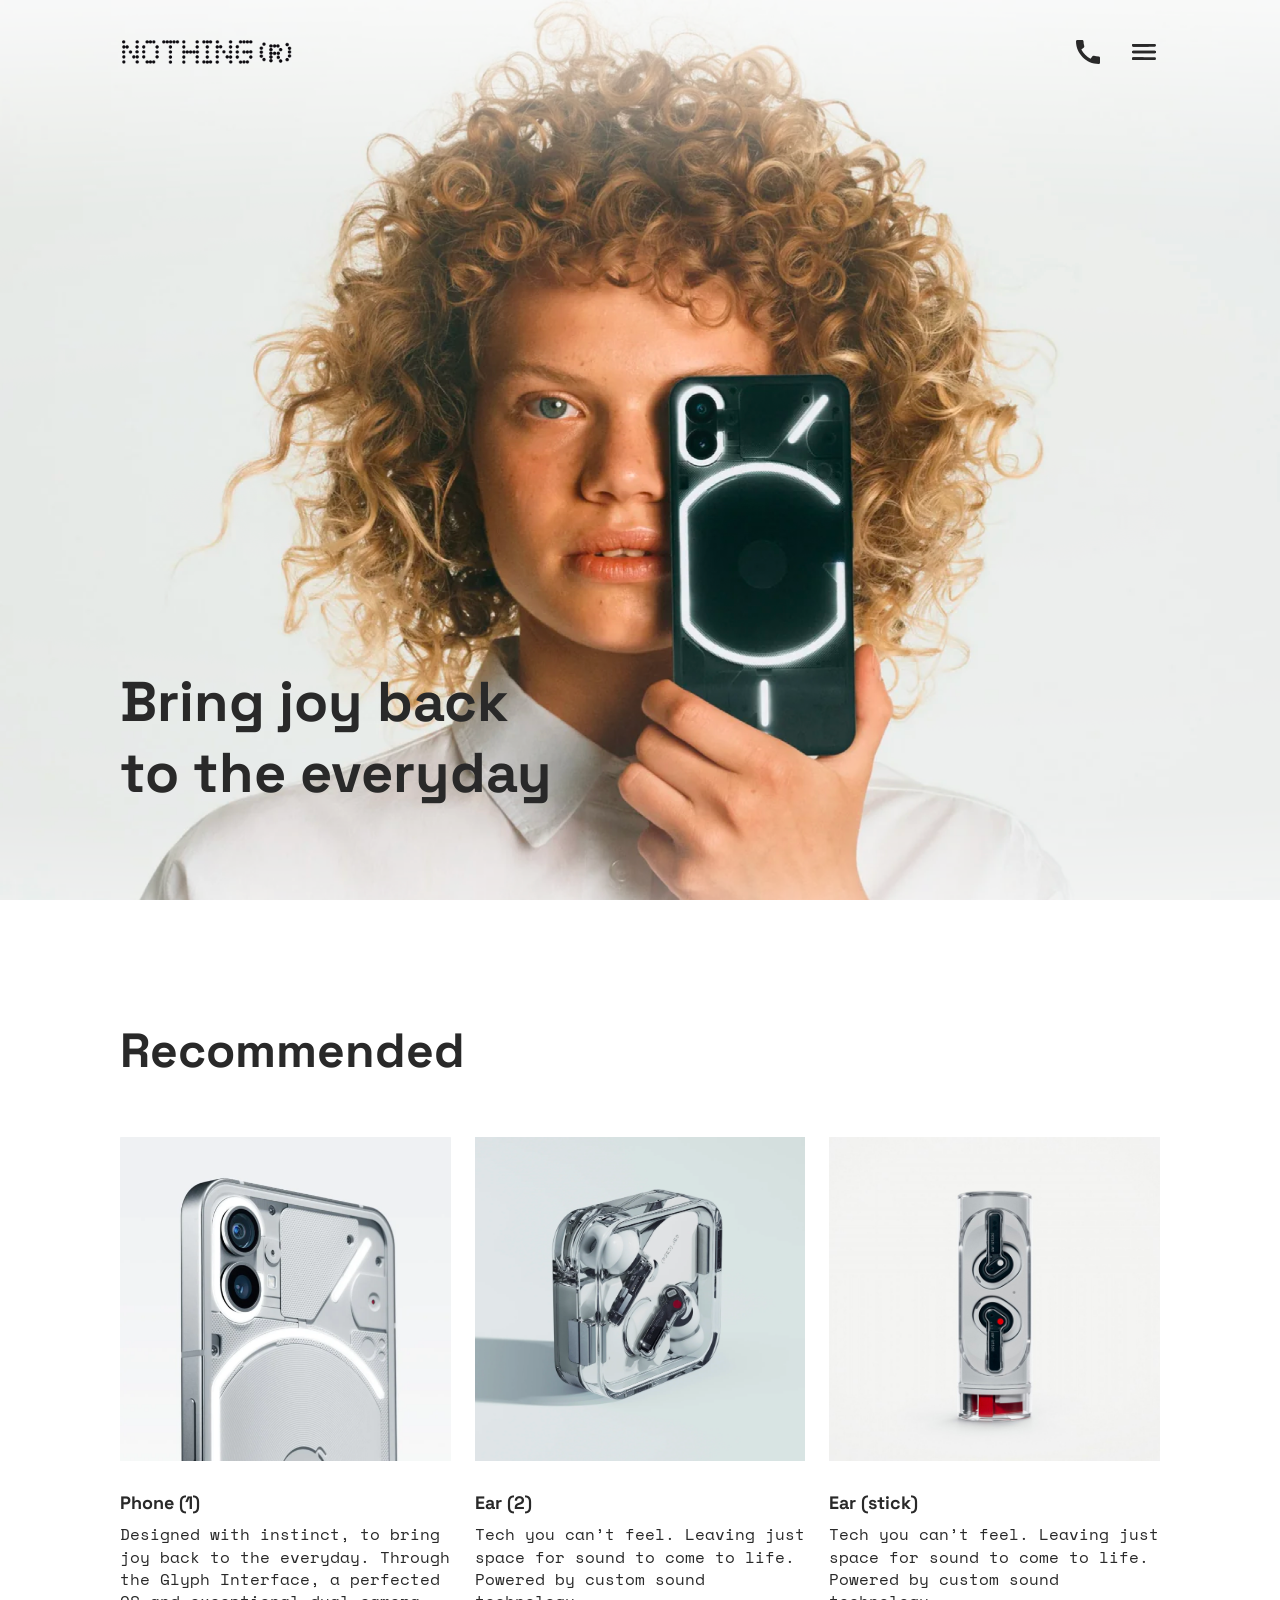
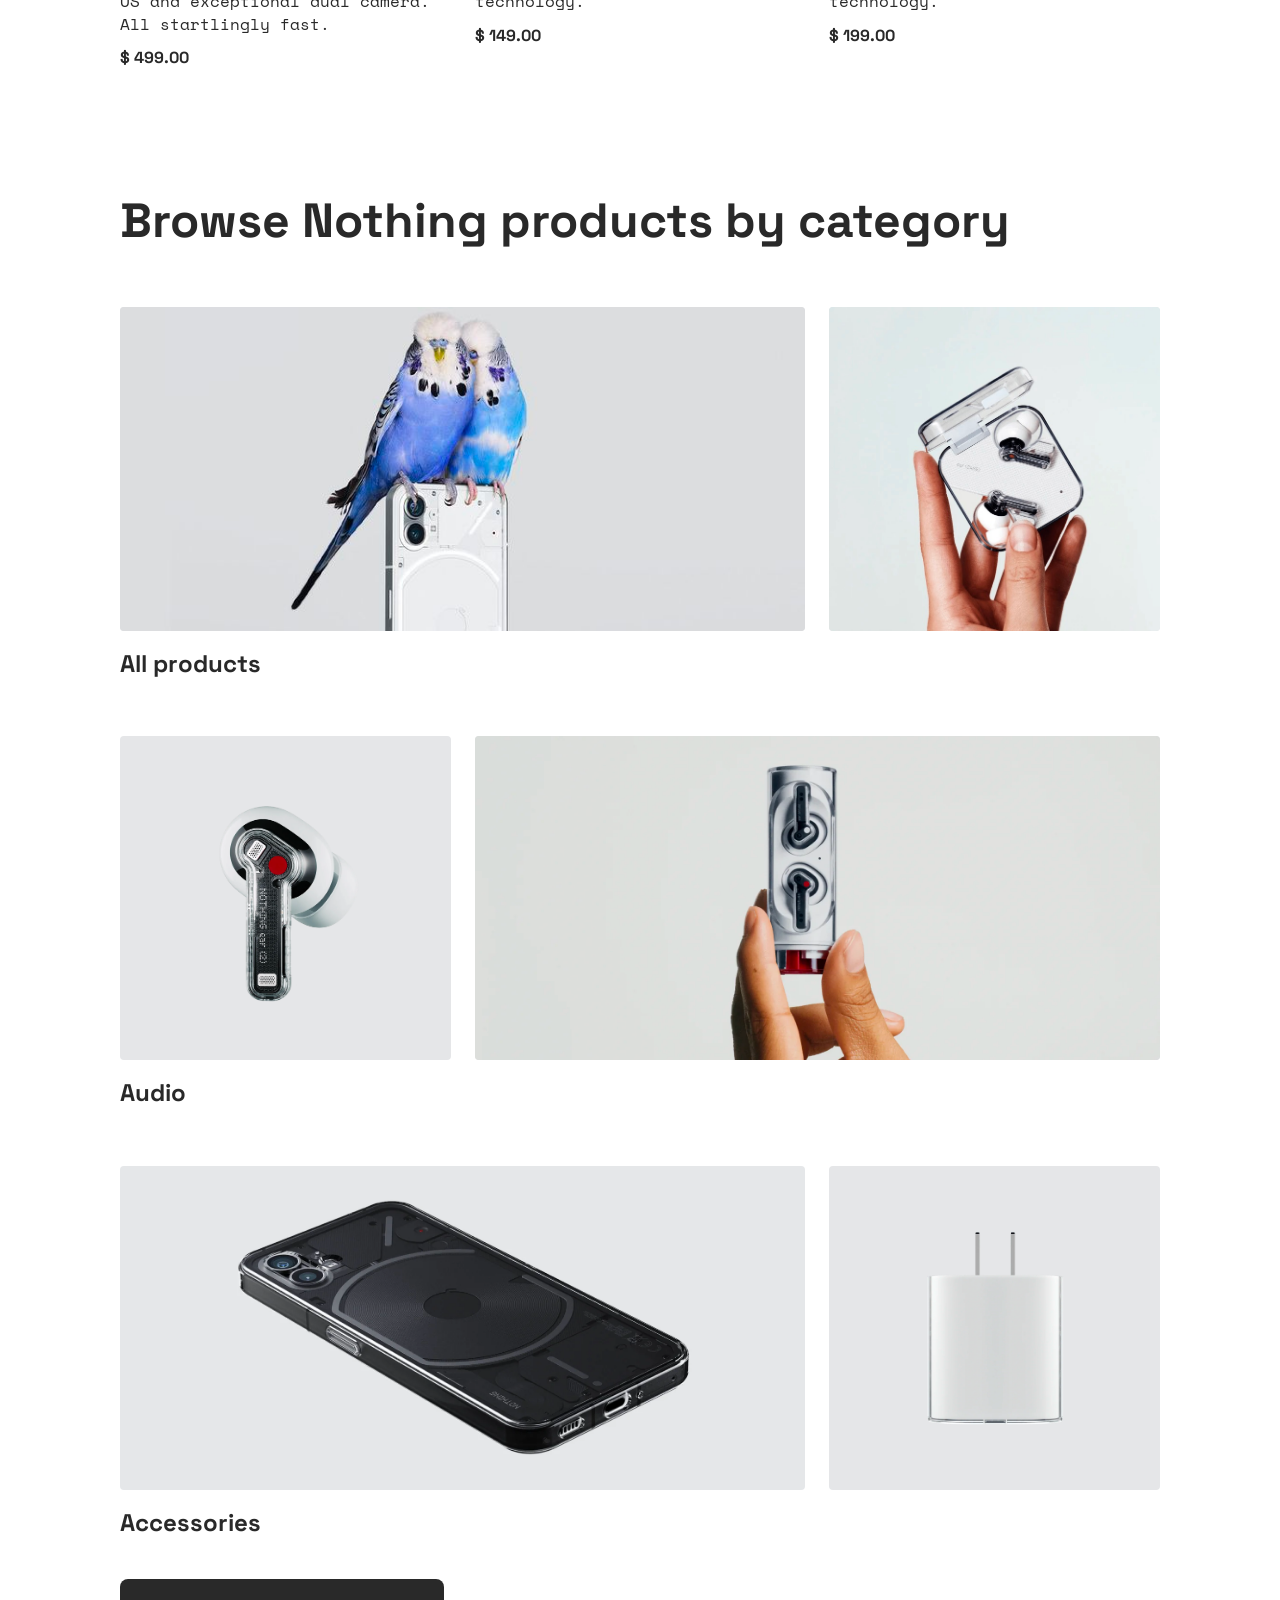
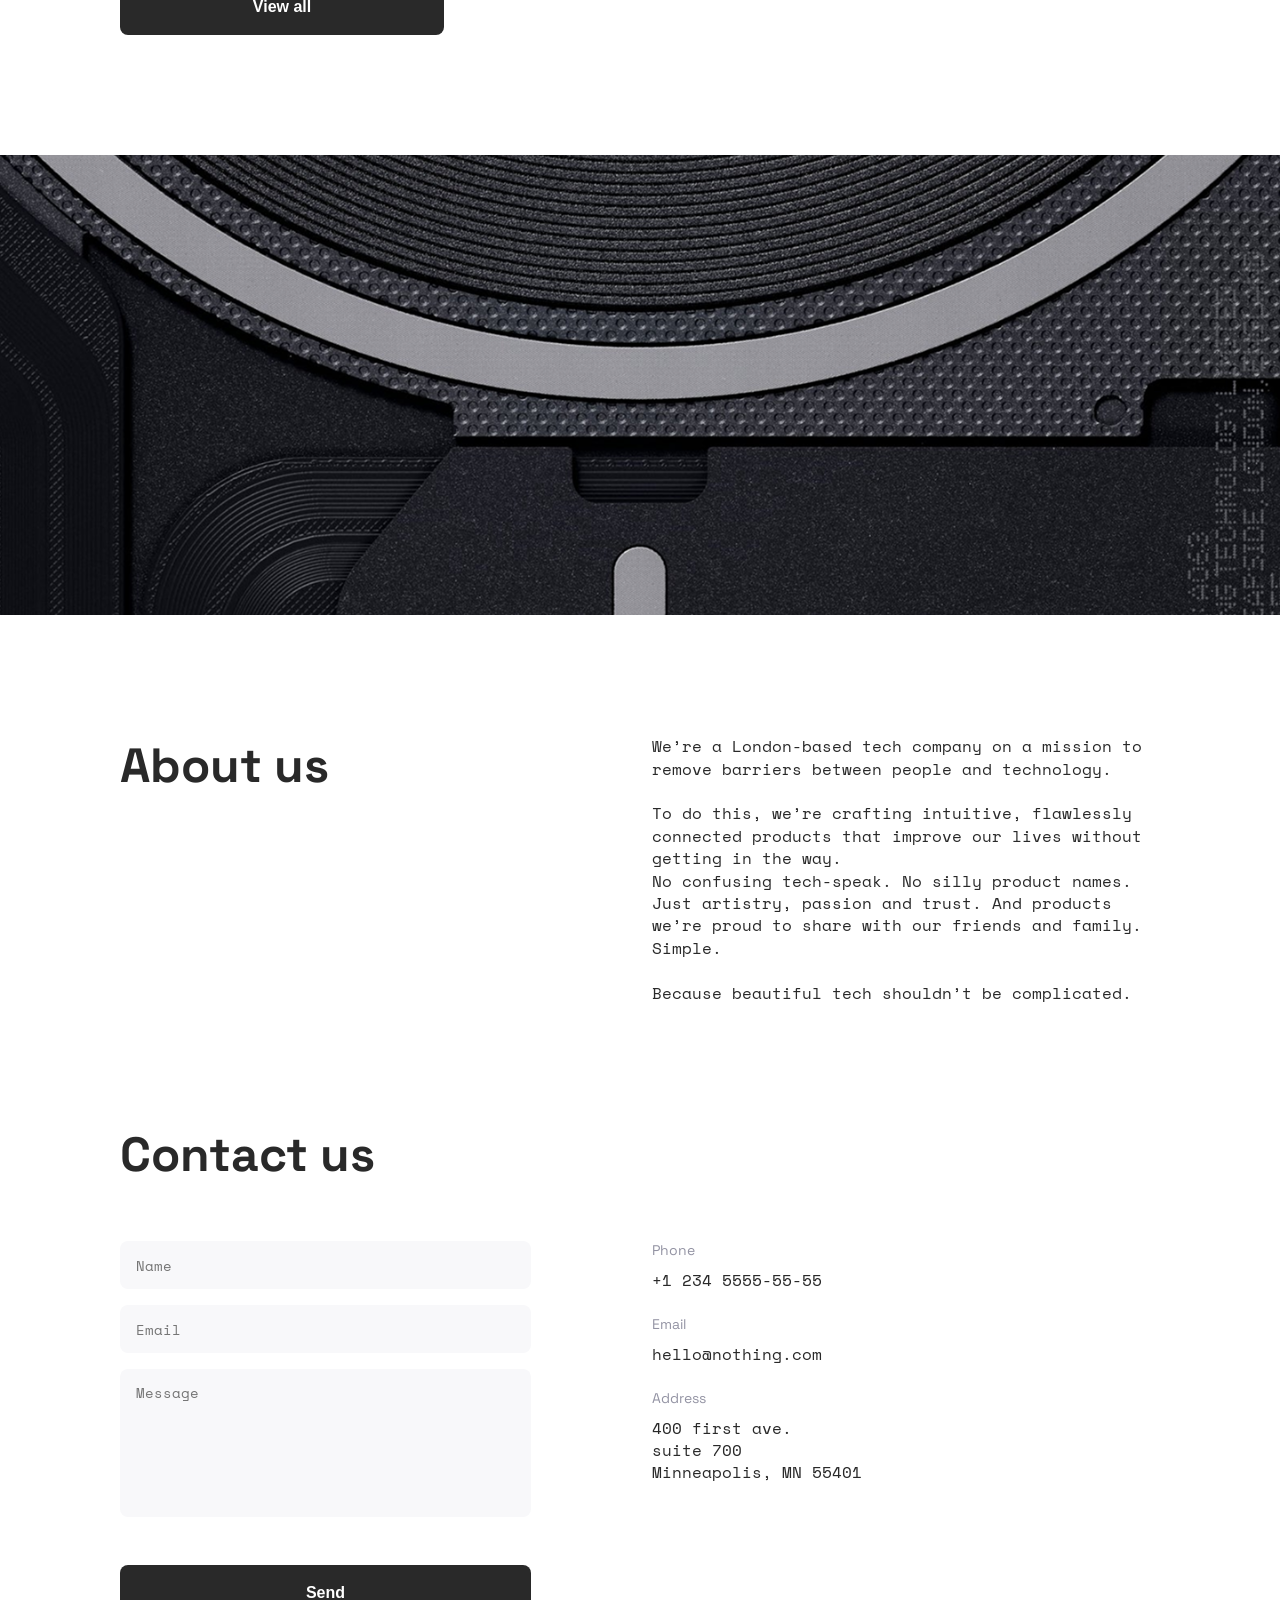
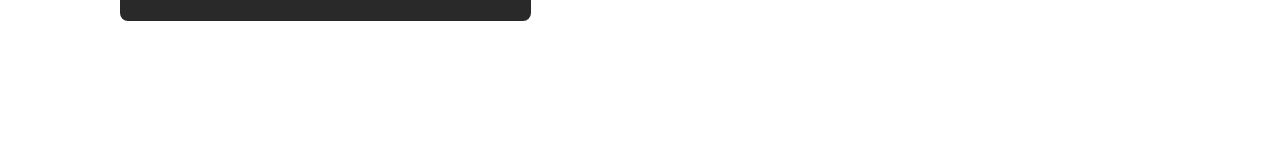
<file: index.html>
<!DOCTYPE html><html lang=en><meta charset=UTF-8><meta name=viewport content="width=device-width, initial-scale=1.0"><title>Nothing</title><link rel="icon shortcut" href=favicon.e5938045.png type=image/x-icon><link rel=stylesheet href=layout_landing-page.cccaaf84.css><script src=layout_landing-page.4a5fbcc0.js defer></script><link rel=preconnect href=https://fonts.googleapis.com><link rel=preconnect href=https://fonts.gstatic.com><link href="https://fonts.googleapis.com/css2?family=Space+Grotesk:wght@300..700&amp;display=swap" rel=stylesheet><link rel=preconnect href=https://fonts.googleapis.com><link rel=preconnect href=https://fonts.gstatic.com><link href="https://fonts.googleapis.com/css2?family=Space+Mono:ital,wght@0,400;0,700;1,400;1,700&amp;display=swap" rel=stylesheet><body>
    
    <header class=header>
      <div class=topbar>
        <a href=#>
          <img src=Logo2x.6b2edd84.png alt="Nothing logo" class=logo>
        </a>
        <div class=header__icons>
          <a href="tel:+1 234 5555-55-55" class="icon icon--phone"></a>
          <a href=#menu class="icon icon--menu"></a>
        </div>
      </div>

      <div class=header__bottom>
        <h1 class=header__title>
          Bring joy back
          <br>
          to the everyday
        </h1>
      </div>
    </header>

    <aside class=menu id=menu>
      <div class=topbar>
        <a href=#>
          <img src=Logo2x.6b2edd84.png alt="Nothing logo" class=logo>
        </a>

        <a href=# class="icon icon--cross"></a>
      </div>

      <div class=menu__content>
        <nav class=menu__nav>
          <ul class=menu__list>
            <li>
              <a href=#recommended class="menu__title menu__title--text">
                Products
              </a>
            </li>
            <li>
              <a href=#browse class="menu__title menu__title--text">
                Store
              </a>
            </li>
            <li>
              <a href=#about class="menu__title menu__title--text">
                About us
              </a>
            </li>
            <li>
              <a href=#contact class="menu__title menu__title--text">
                Contact us
              </a>
            </li>
          </ul>
        </nav>
        <div class=menu__ctas>
          <a href="tel:+1 234 5555-55-55" class=menu__title>
            +1 234 5555-55-55
          </a>
          <a href="tel:+1 234 5555-55-55" class=menu__title>
            call to order
          </a>
        </div>
      </div>
    </aside>
    

    <main class=main>
      <section class=recommended id=recommended>
        <h1 class="recommended__title title">Recommended</h1>

        <div class=recommended__stack>
          <article class=product>
            <a href=# class=product__link>
              <img src=product_1.572cdab7.png alt=product1 class=product1>
            </a>
            <h2 class=product__name>Phone (1)</h2>
            <div class=product__description>
              Designed with instinct, to bring joy back to the everyday. Through
              the Glyph Interface, a perfected OS and exceptional dual camera.
              All startlingly fast.
            </div>
            <div class=product__price>$ 499.00</div>
          </article>
          <article class=product>
            <a href=# class=product__link>
              <img src=product_2.a87b3c8e.png alt=product2 class=product2>
            </a>
            <h2 class=product__name>Ear (2)</h2>
            <div class=product__description>
              Tech you can’t feel. Leaving just space for sound to come to life.
              Powered by custom sound technology.
            </div>
            <div class=product__price>$ 149.00</div>
          </article>
          <article class=product>
            <a href=# class=product__link>
              <img src=product_3.d7ba40de.png alt=product3 class=product3>
            </a>
            <h2 class=product__name>Ear (stick)</h2>
            <div class=product__description>
              Tech you can’t feel. Leaving just space for sound to come to life.
              Powered by custom sound technology.
            </div>
            <div class=product__price>$ 199.00</div>
          </article>
        </div>
      </section>

      <section class=browse id=browse>
        <h1 class="browse__title title">Browse Nothing products by category</h1>

        <div class=browse__categories>
          <a class=browse__category href=#>
            <div class=browse__images>
              <img src=img1.414d6541.png alt=parrots-phone class="browse__image browse__image--1">
              <img src=img2.4016b909.png alt=pods class="browse__image browse__image--2">
            </div>
            <h2 class=browse__name>All products</h2>
          </a>
          <a class=browse__category href=#>
            <div class=browse__images>
              <img src=img3.2b4e3300.png alt=pod class="browse__image browse__image--3">
              <img src=img4.d4f336a9.png alt=pods-hand class="browse__image browse__image--4">
            </div>
            <h2 class=browse__name>Audio</h2>
          </a>
          <a class=browse__category href=#>
            <div class=browse__images>
              <img src=img5.c8b433a3.png alt=phone-back class="browse__image browse__image--5">
              <img src=img6.00e9a170.png alt=charger class="browse__image browse__image--6">
            </div>
            <h2 class=browse__name>Accessories</h2>
          </a>
        </div>

        <button class="browse__button button">View all</button>
      </section>

      <div class=about__close-up></div>

      <section class=about id=about>
        <div class=about__content>
          <h1 class="about__title title">About us</h1>
          <div class=about__description>
            We’re a London-based tech company on a mission to remove barriers
            between people and technology.
            <br>
            <br>
            To do this, we’re crafting intuitive, flawlessly connected products
            that improve our lives without getting in the way.
            <br>
            No confusing tech-speak. No silly product names. Just artistry,
            passion and trust. And products we’re proud to share with our
            friends and family. Simple.
            <br>
            <br>
            Because beautiful tech shouldn’t be complicated.
          </div>
        </div>
      </section>

      <section class=contact id=contact>
        <h1 class="contact__title title">Contact us</h1>

        <div class=contact__content>
          <div class=contact__form-wrapper>
            <form class=contact__form>
              <input class=contact__input placeholder=Name required>
              <input class=contact__input type=email placeholder=Email required>
              <textarea class="contact__input contact__input--textarea" placeholder=Message required></textarea>
              <input class="button contact__button" value=Send type=reset>
            </form>
          </div>
          <div class=contact__text>
            <div class=contact__item>
              <div class=contact__label>Phone</div>
              <a href="tel:+1 234 5555-55-55" class=contact__data>+1 234 5555-55-55</a>
            </div>
            <div class=contact__item>
              <div class=contact__label>Email</div>
              <a href=mailto:nothing@nothing.com class=contact__data>hello@nothing.com</a>
            </div>
            <div class=contact__item>
              <div class=contact__label>Address</div>
              <a rel="noopener noreferrer" target=_blank href=https://g.co/kgs/WWGxjPZ class=contact__data>
                400 first ave.
                <br>
                suite 700
                <br>
                Minneapolis, MN 55401
              </a>
            </div>
          </div>
        </div>
      </section>
    </main>
</file>
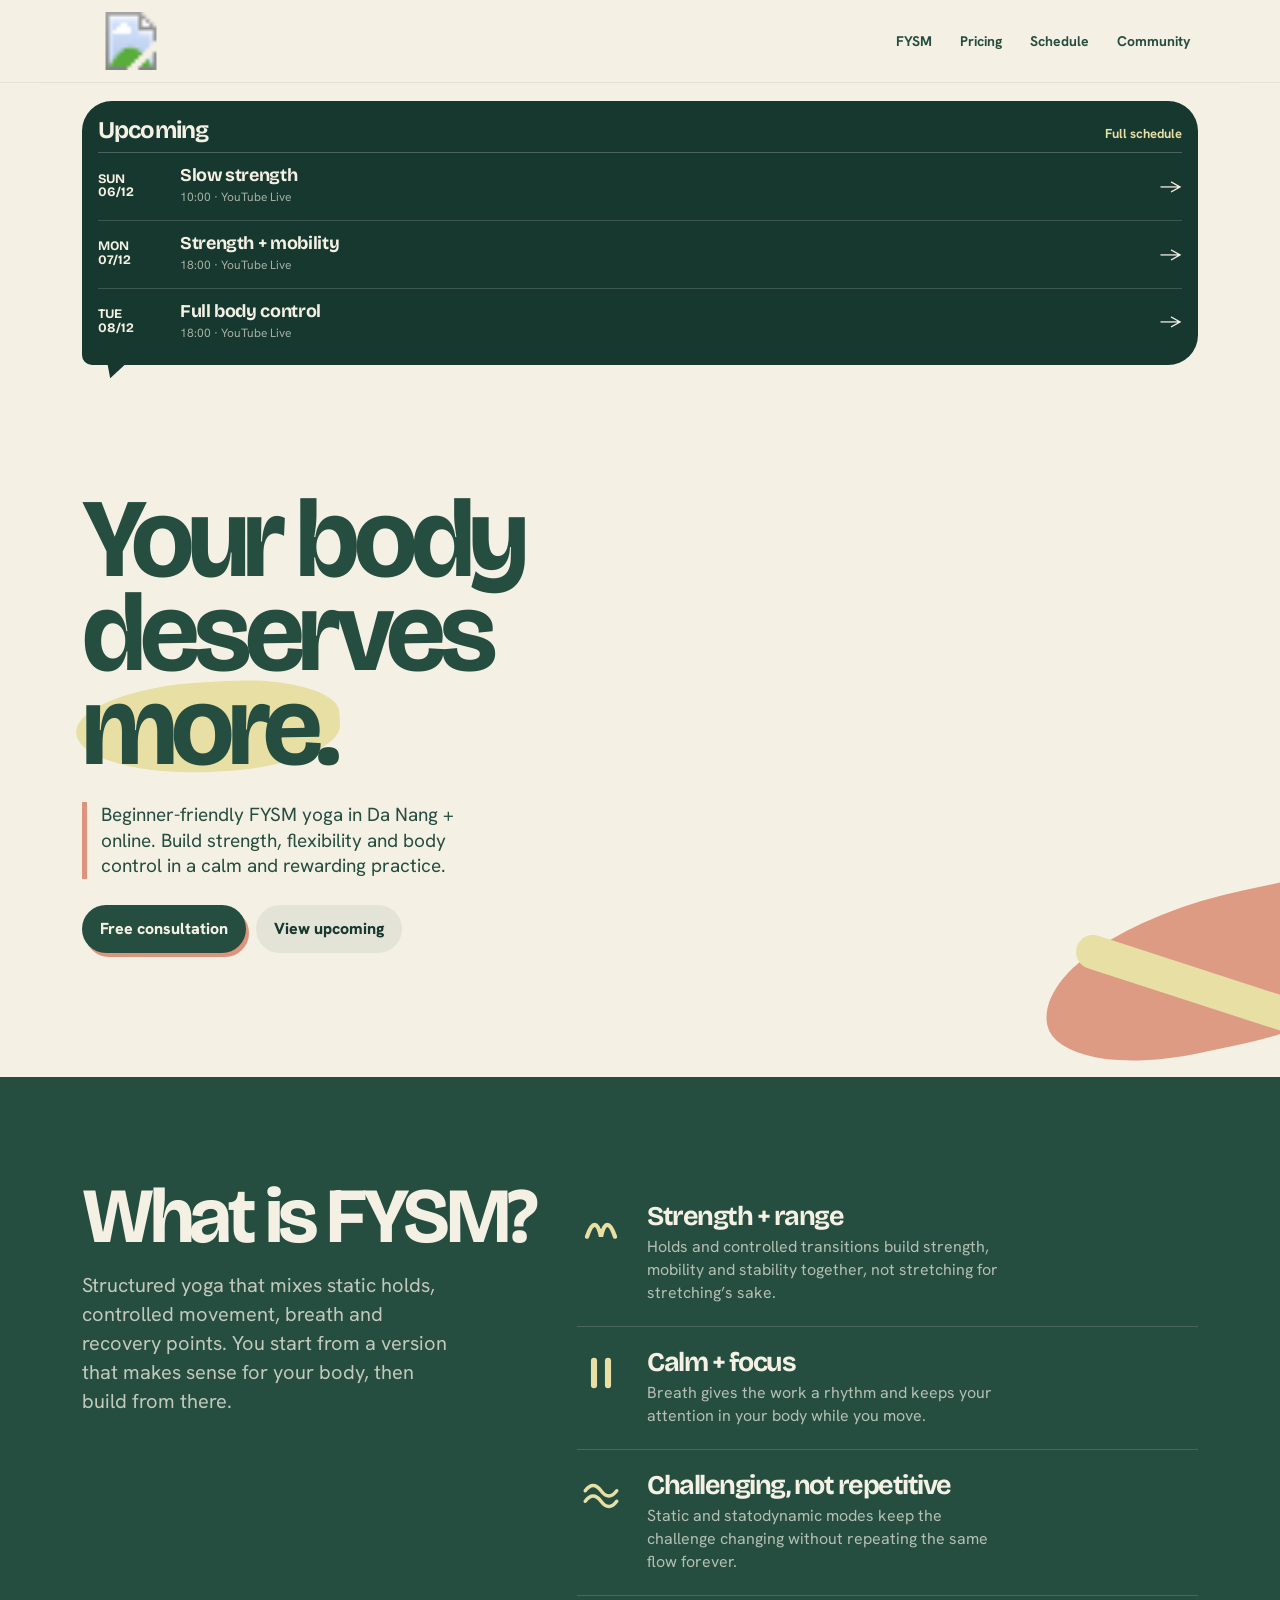
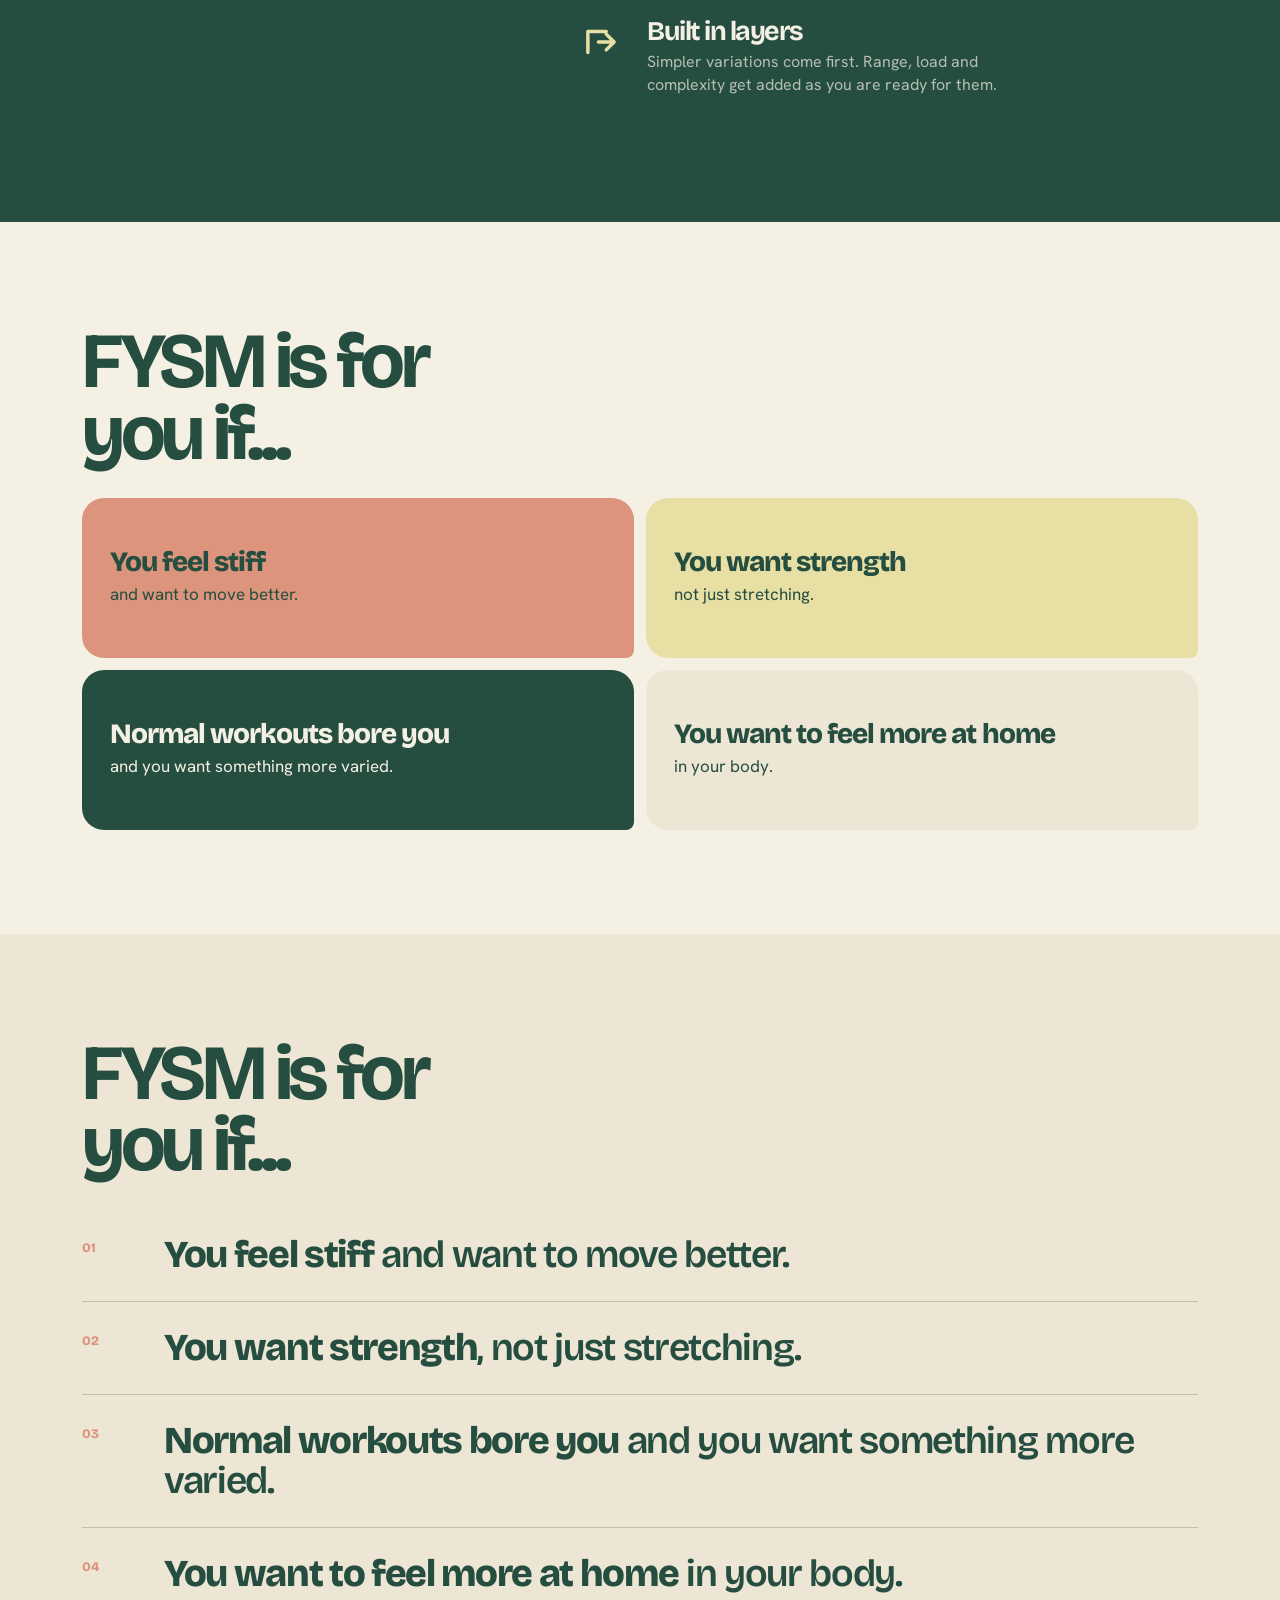
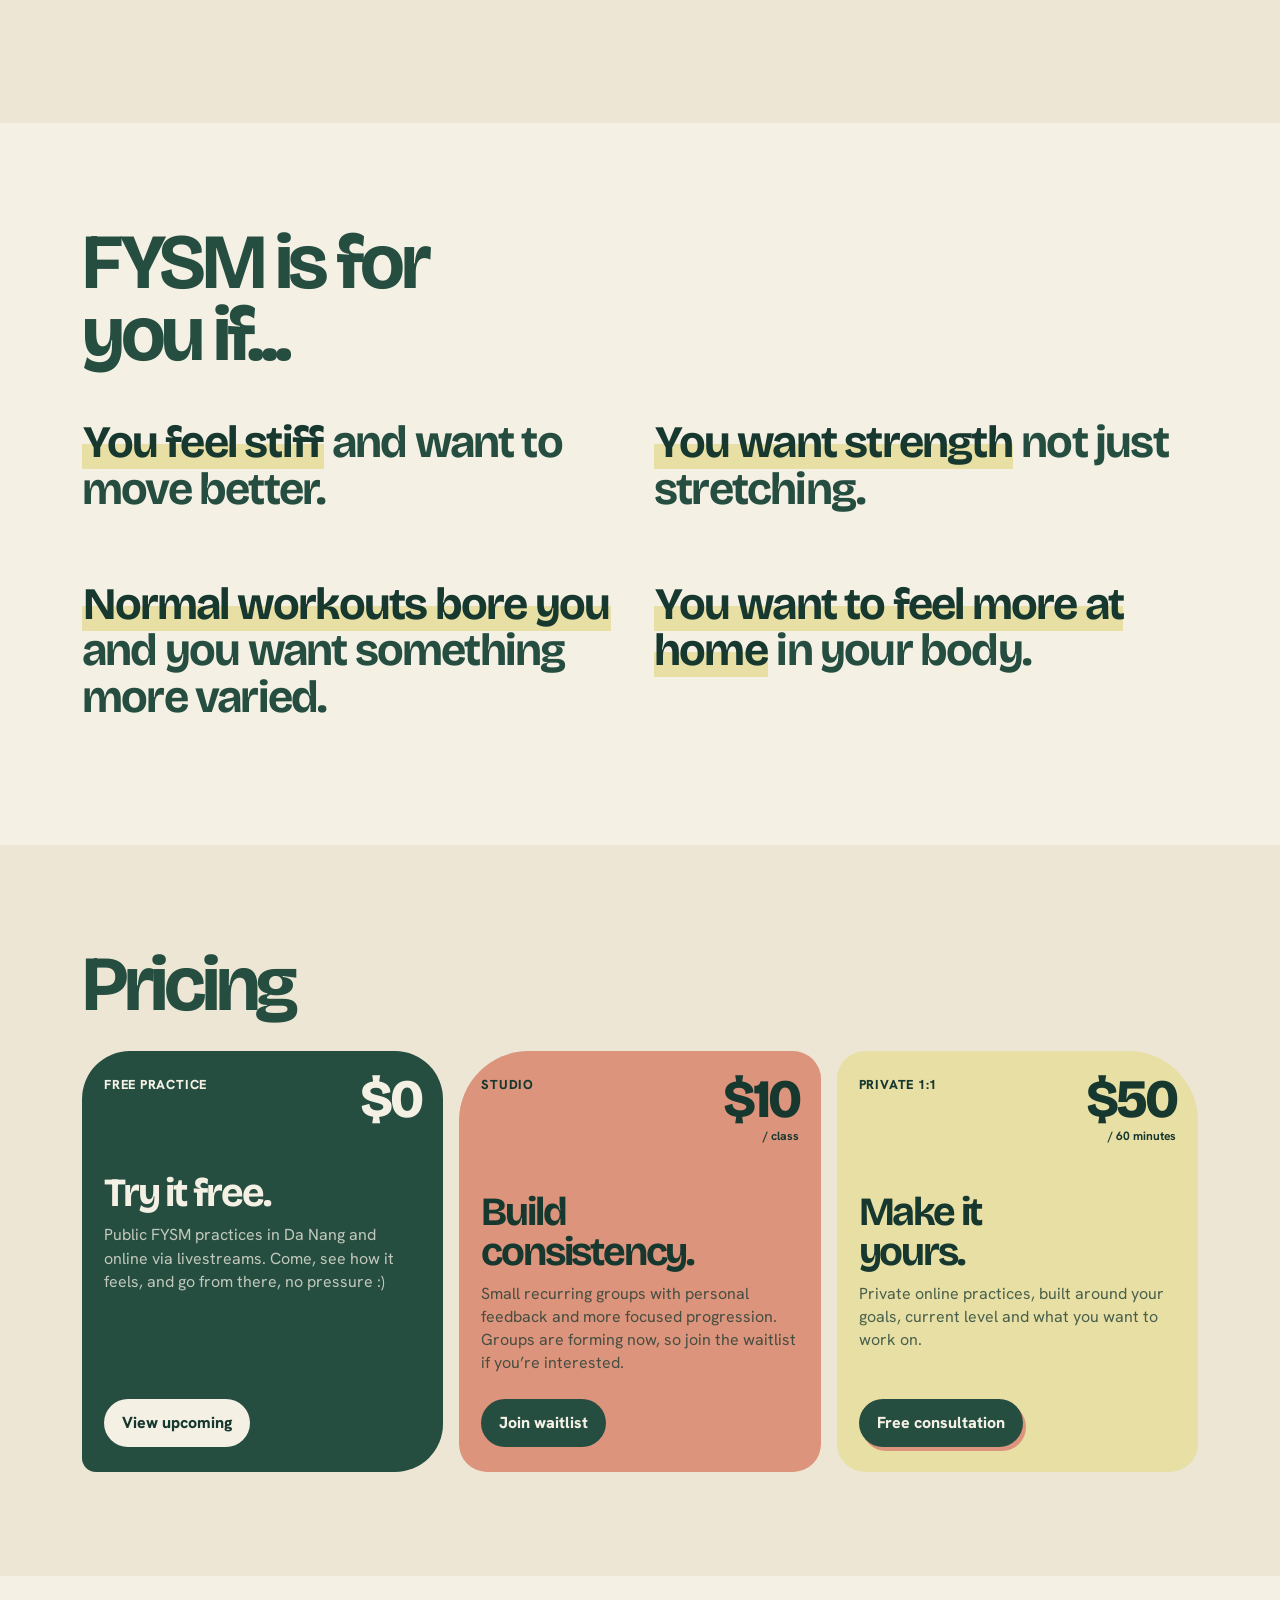
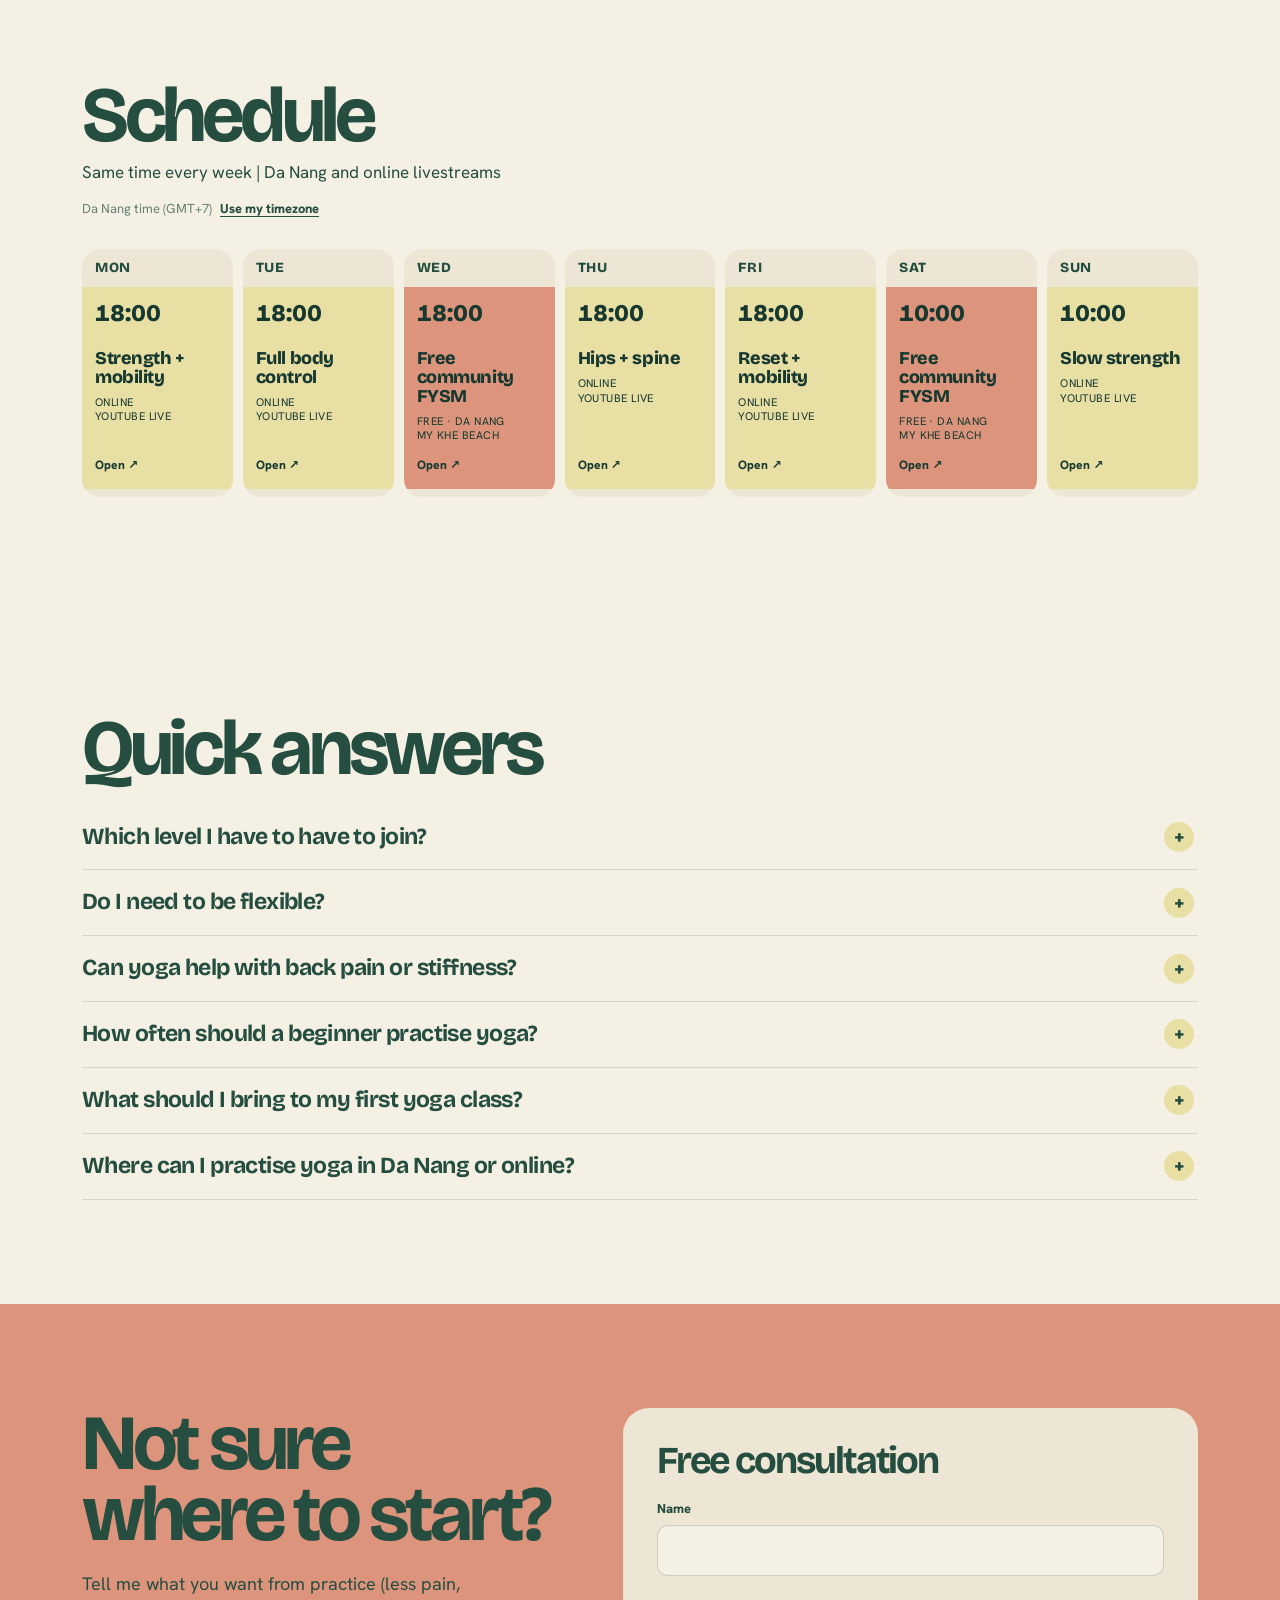
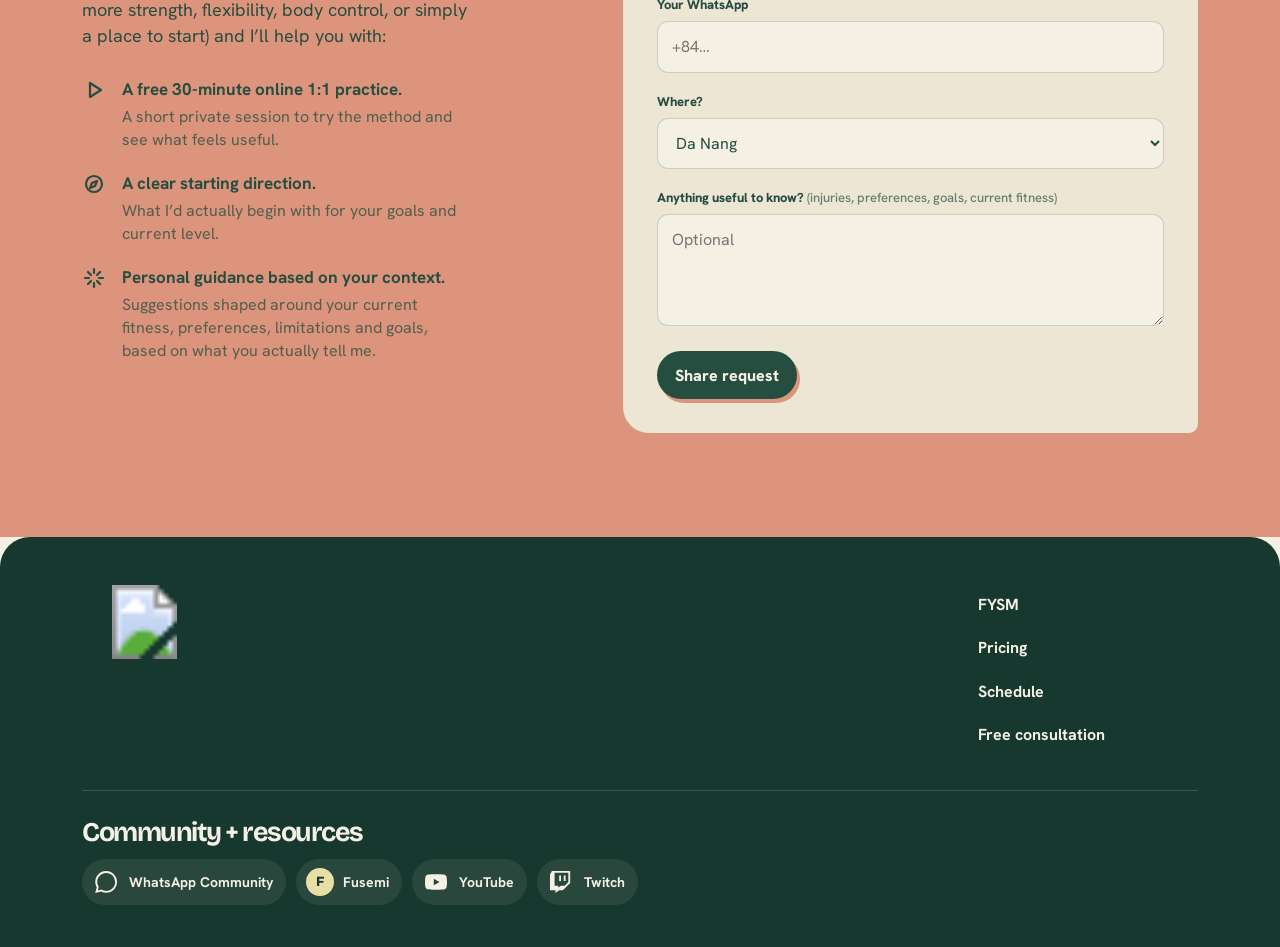
<file: please-hold/index.html>
<!doctype html>
<html lang="en">
<head>
<meta charset="utf-8">
<meta name="viewport" content="width=device-width,initial-scale=1,viewport-fit=cover">
<title>FYSM Yoga Da Nang + Online | Beginner-Friendly Yoga</title>
<meta name="description" content="Beginner-friendly FYSM yoga in Da Nang and online. Build strength, flexibility and body control through free community practices, livestreams, Studio groups and private 1:1 sessions.">
<meta name="theme-color" content="#F4F0E4">
<meta property="og:title" content="FYSM Yoga | Da Nang + Online">
<meta property="og:description" content="Beginner-friendly FYSM yoga for strength, flexibility, body control and a calmer relationship with movement.">
<meta property="og:type" content="website">
<link rel="preconnect" href="https://fonts.googleapis.com">
<link rel="preconnect" href="https://fonts.gstatic.com" crossorigin>
<link href="https://fonts.googleapis.com/css2?family=Bricolage+Grotesque:opsz,wght@12..96,600;12..96,700;12..96,800&family=Hanken+Grotesk:wght@400;500;600;700&display=swap" rel="stylesheet">
<script type="application/ld+json">{"@context":"https://schema.org","@graph":[{"@type":"Organization","name":"FYSM Yoga","description":"Beginner-friendly FYSM yoga in Da Nang and online."},{"@type":"Service","name":"FYSM yoga classes","areaServed":["Da Nang, Vietnam","Online"],"audience":{"@type":"Audience","audienceType":"Adults, including beginners and people returning to movement"}},{"@type":"FAQPage","mainEntity":[{"@type":"Question","name":"Which level I have to have to join?","acceptedAnswer":{"@type":"Answer","text":"Classes are beginner-friendly. Every pose has a simpler version for your current strength, mobility and experience, and you build from there."}},{"@type":"Question","name":"Do I need to be flexible?","acceptedAnswer":{"@type":"Answer","text":"No. Flexibility is one of the things you can build here, alongside strength, control and body awareness."}},{"@type":"Question","name":"Can yoga help with back pain or stiffness?","acceptedAnswer":{"@type":"Answer","text":"Yoga may help some people with persistent low-back pain and stiffness, but classes are not medical treatment."}}]}]}</script>
<style>
:root{--paper:#F4F0E4;--forest:#254D40;--dark:#17382F;--butter:#E8DFA5;--coral:#DC947C;--beige:#EDE6D5;--line:rgba(37,77,64,.16);--muted:rgba(37,77,64,.68);--display:'Bricolage Grotesque',system-ui,sans-serif;--body:'Hanken Grotesk',system-ui,sans-serif;--pad:20px}*{box-sizing:border-box}html{scroll-behavior:smooth;background:var(--paper)}body{margin:0;background:var(--paper);color:var(--forest);font:16px/1.45 var(--body);overflow-x:hidden}a{color:inherit;text-decoration:none}button,input,select,textarea{font:inherit;color:inherit}button{cursor:pointer}.shell{width:min(1180px,100%);margin:auto;padding-inline:var(--pad)}h1,h2,h3{font-family:var(--display);margin:0;letter-spacing:-.055em}h2{font-size:clamp(42px,11vw,78px);line-height:.92}h3{font-size:clamp(27px,7vw,40px);line-height:.98}p{margin:0}.section{padding:76px 0}.muted{color:var(--muted)}
.nav{position:sticky;top:0;z-index:50;background:rgba(244,240,228,.94);backdrop-filter:blur(16px);border-bottom:1px solid rgba(37,77,64,.08)}.nav-inner{min-height:72px;display:flex;align-items:center;justify-content:space-between;gap:12px}.brand-link{display:flex;align-items:center;flex:0 0 auto;width:82px;height:52px}.brand-link img{display:block;width:82px;height:46px;object-fit:contain;object-position:left center}.nav-links{display:flex;align-items:center;gap:2px;white-space:nowrap;font-size:12px;font-weight:700}.nav-links a{position:relative;padding:11px 8px;min-height:44px;display:flex;align-items:center}.nav-links a::after{content:'';position:absolute;left:8px;right:8px;bottom:5px;height:5px;border-radius:999px;background:var(--coral);transform:scaleX(0) rotate(-1deg);transform-origin:left;transition:transform .18s ease}.nav-links a:hover::after,.nav-links a:focus-visible::after{transform:scaleX(1) rotate(-1deg)}
.btn{display:inline-flex;align-items:center;justify-content:center;min-height:48px;padding:0 18px;border:0;border-radius:999px;background:var(--butter);color:var(--dark);font-weight:800;transition:transform .15s ease,box-shadow .15s ease,background .15s ease}.btn:hover,.btn:focus-visible{transform:translateY(-2px)}.btn.primary{background:var(--forest);color:var(--paper);box-shadow:3px 4px 0 var(--coral)}.btn.primary:hover{background:var(--dark);box-shadow:5px 6px 0 var(--coral)}.btn.ghost{background:rgba(37,77,64,.08)}
.next-up{padding:18px 0 10px}.next-board{position:relative;background:var(--dark);color:var(--paper);border-radius:30px 30px 30px 10px;padding:18px 16px 10px}.next-board::after{content:'';position:absolute;left:24px;bottom:-13px;width:28px;height:22px;background:var(--dark);clip-path:polygon(0 0,100% 0,15% 100%)}.next-head{display:flex;justify-content:space-between;align-items:baseline;gap:12px;margin-bottom:8px}.next-head h2{font-size:24px;letter-spacing:-.035em}.next-head a{font-size:13px;font-weight:700;color:var(--butter)}.next-list{border-top:1px solid rgba(244,240,228,.24)}.next-item{display:grid;grid-template-columns:72px 1fr auto;gap:10px;align-items:center;padding:13px 0;border-bottom:1px solid rgba(244,240,228,.17)}.next-item:last-child{border-bottom:0}.next-when{font:700 13px/1.05 var(--display);text-transform:uppercase}.next-main strong{display:block;font:700 18px/1.08 var(--display);letter-spacing:-.02em}.next-main span{display:block;margin-top:4px;color:rgba(244,240,228,.65);font-size:12px}.next-arrow{font-size:20px;transition:transform .16s ease}.next-item:hover .next-arrow{transform:translateX(4px)}
.hero{position:relative;isolation:isolate;min-height:72svh;display:flex;align-items:center;padding:58px 0 66px;overflow:hidden}.hero::before{content:'';position:absolute;z-index:-1;right:-120px;bottom:30px;width:360px;height:150px;background:var(--coral);border-radius:70% 30% 55% 45%;transform:rotate(-12deg);opacity:.92}.hero::after{content:'';position:absolute;z-index:-1;right:-70px;bottom:70px;width:280px;height:34px;background:var(--butter);border-radius:999px;transform:rotate(18deg)}.hero h1{font-size:clamp(62px,18vw,112px);line-height:.84;max-width:7.4ch}.hero h1 em{font-style:normal;position:relative;display:inline-block}.hero h1 em::before{content:'';position:absolute;z-index:-1;inset:.02em -.05em .02em;background:var(--butter);border-radius:50% 42% 46% 52%;transform:rotate(-3deg)}.hero-copy{max-width:35ch;margin-top:28px;font-size:19px;line-height:1.35;padding-left:14px;border-left:5px solid var(--coral)}.hero-actions{display:flex;flex-wrap:wrap;gap:10px;margin-top:26px}
#fysm{background:var(--forest);color:var(--paper)}.what-grid{display:grid;gap:36px}.what-intro{margin-top:18px;max-width:34ch;color:rgba(244,240,228,.76);font-size:20px}.principles{display:grid;gap:0}.principle{display:grid;grid-template-columns:54px 1fr;gap:16px;padding:22px 0;border-bottom:1px solid rgba(244,240,228,.16)}.principle:last-child{border-bottom:0}.principle h3{font-size:27px;margin-bottom:5px}.principle p{max-width:39ch;color:rgba(244,240,228,.7)}.principle-icon{width:48px;height:48px;display:grid;place-items:center;color:var(--butter)}.principle-icon svg{width:42px;height:42px;display:block;overflow:visible}
.fit-option{background:var(--paper)}.fit-option h2{max-width:8.4ch;margin-bottom:28px}.fit-v1-list{display:grid;gap:12px}.fit-v1-list>div{min-height:112px;padding:20px;border-radius:22px 22px 8px 22px;display:flex;flex-direction:column;justify-content:center}.fit-v1-list>div:nth-child(1){background:var(--coral)}.fit-v1-list>div:nth-child(2){background:var(--butter)}.fit-v1-list>div:nth-child(3){background:var(--forest);color:var(--paper)}.fit-v1-list>div:nth-child(4){background:var(--beige)}.fit-v1-list strong{font:800 28px/1 var(--display);letter-spacing:-.035em}.fit-v1-list span{margin-top:6px;font-size:17px}.fit-v2{background:var(--beige)}.fit-v2-list{display:grid}.fit-v2-list>div{display:grid;grid-template-columns:40px minmax(0,1fr);gap:12px;align-items:start;padding:21px 0;border-bottom:1px solid rgba(37,77,64,.24)}.fit-v2-list>div:last-child{border-bottom:0}.fit-v2-list>div>span{font:800 13px/1 var(--display);padding-top:7px;color:var(--coral)}.fit-v2-list p{font:600 25px/1.05 var(--display);letter-spacing:-.035em}.fit-v2-list strong{font-weight:800}.fit-v3{background:var(--paper)}.fit-v3-list{display:grid;gap:18px}.fit-v3-list p{font:700 29px/1.04 var(--display);letter-spacing:-.04em;padding:20px 0}.fit-v3-list mark{color:var(--dark);background:linear-gradient(transparent 54%,var(--butter) 54%);padding:0 .03em}
#pricing{background:var(--beige)}.pricing-grid{display:grid;gap:16px;margin-top:30px}.price-card{padding:25px 22px;min-height:330px;display:flex;flex-direction:column;align-items:flex-start}.price-card.free{background:var(--forest);color:var(--paper);border-radius:48px 48px 48px 14px}.price-card.studio{background:var(--coral);color:var(--dark);border-radius:70px 28px 28px 28px}.price-card.private{background:var(--butter);color:var(--dark);border-radius:28px 70px 28px 28px}.price-top{width:100%;display:flex;align-items:flex-start;justify-content:space-between;gap:12px;margin-bottom:50px}.price-top span{font-size:13px;font-weight:800;text-transform:uppercase;letter-spacing:.06em}.price-top strong{font:800 clamp(36px,10vw,54px)/.9 var(--display);letter-spacing:-.055em;text-align:right}.price-top small{display:block;font:700 12px/1.1 var(--body);letter-spacing:0;margin-top:6px}.price-card h3{max-width:9ch;margin-bottom:10px}.price-card>p{max-width:36ch;opacity:.76;margin-bottom:24px}.price-card>.btn{margin-top:auto}.price-card.free .btn{background:var(--paper)}
.schedule-light{background:var(--paper);padding-bottom:54px}.schedule-head{display:grid;gap:9px;margin-bottom:24px}.schedule-head p{font-size:17px}.timezone-row{display:flex;align-items:center;flex-wrap:wrap;gap:8px;font-size:13px;color:var(--muted)}.timezone-btn{border:0;background:transparent;color:var(--forest);font-weight:800;padding:6px 0;text-decoration:underline;text-underline-offset:3px}.week-scroll{overflow-x:auto;-webkit-overflow-scrolling:touch;padding-bottom:8px}.week-grid{min-width:940px;display:grid;grid-template-columns:repeat(7,minmax(128px,1fr));gap:10px}.week-day{background:var(--beige);border-radius:18px;overflow:hidden;min-height:248px}.week-day-name{padding:12px 13px;font:800 14px/1 var(--display);text-transform:uppercase;letter-spacing:.04em}.week-event{display:flex;min-height:202px;flex-direction:column;padding:14px 13px;color:var(--dark);transition:transform .15s ease,filter .15s ease}.week-event.online{background:var(--butter)}.week-event.free{background:var(--coral)}.week-event:hover{filter:brightness(.98)}.week-time{font:800 24px/1 var(--display);font-variant-numeric:tabular-nums}.week-event strong{margin-top:24px;font:800 18px/1.05 var(--display);letter-spacing:-.025em}.week-event small{margin-top:8px;font-size:11px;line-height:1.35;text-transform:uppercase;letter-spacing:.04em}.week-link{margin-top:auto;padding-top:14px;font-size:12px;font-weight:800}.week-empty{padding:14px;color:var(--muted);font-size:13px}
.faq-wrap{background:var(--paper);padding-top:54px}.faq{display:grid;margin-top:20px}.faq details{border-bottom:1px solid var(--line)}.faq summary{position:relative;list-style:none;cursor:pointer;font:700 23px/1.08 var(--display);letter-spacing:-.025em;padding:20px 46px 20px 0;min-height:64px}.faq summary::-webkit-details-marker{display:none}.faq summary::after{content:'+';position:absolute;right:4px;top:50%;transform:translateY(-50%);width:30px;height:30px;border-radius:50%;background:var(--butter);display:grid;place-items:center;font:800 20px/1 var(--display);transition:transform .18s ease,background .18s ease}.faq details[open] summary::after{transform:translateY(-50%) rotate(45deg);background:var(--coral)}.faq details p{padding:0 42px 18px 0;color:var(--muted);max-width:42ch}
#contact{background:var(--coral)}.contact-grid{display:grid;gap:30px}.contact-copy>p{margin-top:20px;max-width:39ch;font-size:18px}.consult-benefits{list-style:none;margin:28px 0 0;padding:0;display:grid;gap:20px}.consult-benefits li{display:grid;grid-template-columns:28px minmax(0,1fr);gap:12px;align-items:start}.benefit-icon{width:24px;height:24px;color:var(--forest);display:block;margin-top:1px}.benefit-icon svg{display:block;width:24px;height:24px;stroke:currentColor;fill:none;stroke-width:2.2;stroke-linecap:round;stroke-linejoin:round}.consult-benefits strong{display:block;font-size:17px}.consult-benefits p{margin-top:3px;color:rgba(37,77,64,.76);max-width:38ch}.contact-card{background:var(--beige);padding:24px 20px 26px;border-radius:26px 26px 9px 26px}.contact-card h3{font-size:38px;margin-bottom:22px}.request-form{display:grid;gap:21px}.field{display:grid;gap:8px}.field label{font-size:13px;font-weight:800;line-height:1.25}.field label span{font-weight:500;color:var(--muted)}input,select,textarea{width:100%;border:1px solid rgba(37,77,64,.2);background:var(--paper);border-radius:11px;padding:13px 14px;outline:none;min-height:48px}textarea{min-height:112px;resize:vertical}input:focus,select:focus,textarea:focus{border-color:var(--forest);box-shadow:0 0 0 3px rgba(37,77,64,.08)}.request-form>.btn{margin-top:4px;justify-self:start}.form-status{display:none;margin-top:2px;padding:14px 0;font-size:14px}.form-status.show{display:block}.form-actions{display:flex;gap:8px;margin-top:10px}
.footer{background:var(--dark);color:var(--paper);padding:48px 0 calc(36px + env(safe-area-inset-bottom));border-radius:30px 30px 0 0}.footer-top{display:grid;grid-template-columns:1fr auto;gap:26px;align-items:start}.footer-logo{display:block;width:112px;height:64px;object-fit:contain;object-position:left center}.footer-nav{display:grid;gap:4px;min-width:150px}.footer-nav a{display:block;padding:8px 0;font-weight:700;transition:transform .15s ease,color .15s ease}.footer-nav a:hover{transform:translateX(4px);color:var(--butter)}.footer-community{margin-top:36px;padding-top:28px;border-top:1px solid rgba(244,240,228,.16)}.footer-community h3{font-size:27px;margin-bottom:14px}.social-row{display:flex;gap:10px;overflow-x:auto;padding-bottom:6px;scrollbar-width:none}.social-row::-webkit-scrollbar{display:none}.social-link{flex:0 0 auto;display:flex;align-items:center;gap:9px;min-height:46px;padding:9px 13px 9px 10px;border-radius:999px;background:rgba(244,240,228,.08);font-weight:700;font-size:14px;transition:transform .15s ease,background .15s ease}.social-link:hover{transform:translateY(-2px);background:rgba(244,240,228,.14)}.social-icon{width:28px;height:28px;display:grid;place-items:center;flex:0 0 28px}.social-icon svg{display:block;width:22px;height:22px;fill:currentColor}.social-icon.fusemi{border-radius:50%;background:var(--butter);color:var(--dark);font:800 14px/1 var(--display)}
@media(max-width:759px){:root{--pad:18px}.section{padding:62px 0}.nav-inner{min-height:68px}.brand-link{width:70px;height:48px}.brand-link img{width:70px;height:40px}.nav-links{font-size:11px;gap:0}.nav-links a{padding-inline:6px}.hero{min-height:68svh}.next-item{grid-template-columns:64px 1fr auto}.fit-option{padding:58px 0}.fit-option h2{font-size:clamp(43px,11.5vw,56px);line-height:.93}.fit-v2-list p{font-size:24px}.fit-v3-list p{font-size:28px}.week-scroll{margin-inline:-18px;padding-inline:18px}.contact-card{padding:22px 18px 24px}.footer-top{grid-template-columns:1fr auto}.footer-logo{width:96px;height:56px}.footer-nav{min-width:130px}.footer-community h3{font-size:24px}}
@media(min-width:760px){:root{--pad:32px}.section{padding:104px 0}.nav-inner{min-height:82px}.brand-link{width:104px;height:60px}.brand-link img{width:104px;height:58px}.nav-links{font-size:14px;gap:12px}.hero{min-height:78vh}.what-grid{grid-template-columns:.85fr 1.15fr;align-items:start}.fit-v1-list{grid-template-columns:repeat(2,1fr)}.fit-v1-list>div{min-height:160px;padding:28px}.fit-v2-list>div{grid-template-columns:70px minmax(0,1fr);padding:26px 0}.fit-v2-list p{font-size:38px}.fit-v3-list{grid-template-columns:repeat(2,1fr);gap:28px}.fit-v3-list p{font-size:45px}.pricing-grid{grid-template-columns:repeat(3,1fr)}.contact-grid{grid-template-columns:.9fr 1.1fr;gap:70px;align-items:start}.contact-card{padding:34px}.footer-top{grid-template-columns:1fr 220px}.footer-logo{width:130px;height:74px}}
@media(prefers-reduced-motion:reduce){*{scroll-behavior:auto!important;transition:none!important}}
</style></head><body>
<header class="nav"><div class="shell nav-inner"><a class="brand-link" href="#top" aria-label="FYSM Yoga home"><img src="./fysm-mark.svg" alt="FYSM Yoga"></a><nav class="nav-links" aria-label="Main navigation"><a href="#fysm">FYSM</a><a href="#pricing">Pricing</a><a href="#schedule">Schedule</a><a href="#community">Community</a></nav></div></header>
<main id="top">
<section class="next-up"><div class="shell"><div class="next-board"><div class="next-head"><h2>Upcoming</h2><a href="#schedule">Full schedule</a></div><div class="next-list" id="next-list"></div></div></div></section>
<section class="hero"><div class="shell"><h1>Your body deserves <em>more.</em></h1><p class="hero-copy">Beginner-friendly FYSM yoga in Da Nang + online. Build strength, flexibility and body control in a calm and rewarding practice.</p><div class="hero-actions"><a class="btn primary" href="#contact">Free consultation</a><a class="btn ghost" href="#schedule">View upcoming</a></div></div></section>
<section class="section" id="fysm"><div class="shell what-grid"><div><h2>What is FYSM?</h2><p class="what-intro">Structured yoga that mixes static holds, controlled movement, breath and recovery points. You start from a version that makes sense for your body, then build from there.</p></div><div class="principles"><article class="principle"><span class="principle-icon"><svg viewBox="0 0 48 48"><path d="M8 35c6-18 12-18 16 0 4-18 10-18 16 0" stroke="currentColor" fill="none" stroke-width="5" stroke-linecap="round"/></svg></span><div><h3>Strength + range</h3><p>Holds and controlled transitions build strength, mobility and stability together, not stretching for stretching’s sake.</p></div></article><article class="principle"><span class="principle-icon"><svg viewBox="0 0 48 48"><path d="M16 10v28M32 10v28" stroke="currentColor" fill="none" stroke-width="7" stroke-linecap="round"/></svg></span><div><h3>Calm + focus</h3><p>Breath gives the work a rhythm and keeps your attention in your body while you move.</p></div></article><article class="principle"><span class="principle-icon"><svg viewBox="0 0 48 48"><path d="M6 18c6-8 12-8 18 0s12 8 18 0M6 30c6-8 12-8 18 0s12 8 18 0" stroke="currentColor" fill="none" stroke-width="4" stroke-linecap="round"/></svg></span><div><h3>Challenging, not repetitive</h3><p>Static and statodynamic modes keep the challenge changing without repeating the same flow forever.</p></div></article><article class="principle"><span class="principle-icon"><svg viewBox="0 0 48 48"><path d="M9 36V12h21M21 24h18M30 15l9 9-9 9" stroke="currentColor" fill="none" stroke-width="4" stroke-linecap="round" stroke-linejoin="round"/></svg></span><div><h3>Built in layers</h3><p>Simpler variations come first. Range, load and complexity get added as you are ready for them.</p></div></article></div></div></section>
<section class="section fit-option fit-v1"><div class="shell"><h2>FYSM is for you if...</h2><div class="fit-v1-list"><div><strong>You feel stiff</strong><span>and want to move better.</span></div><div><strong>You want strength</strong><span>not just stretching.</span></div><div><strong>Normal workouts bore you</strong><span>and you want something more varied.</span></div><div><strong>You want to feel more at home</strong><span>in your body.</span></div></div></div></section>
<section class="section fit-option fit-v2"><div class="shell"><h2>FYSM is for you if...</h2><div class="fit-v2-list"><div><span>01</span><p><strong>You feel stiff</strong> and want to move better.</p></div><div><span>02</span><p><strong>You want strength</strong>, not just stretching.</p></div><div><span>03</span><p><strong>Normal workouts bore you</strong> and you want something more varied.</p></div><div><span>04</span><p><strong>You want to feel more at home</strong> in your body.</p></div></div></div></section>
<section class="section fit-option fit-v3"><div class="shell"><h2>FYSM is for you if...</h2><div class="fit-v3-list"><p><mark>You feel stiff</mark> and want to move better.</p><p><mark>You want strength</mark> not just stretching.</p><p><mark>Normal workouts bore you</mark> and you want something more varied.</p><p><mark>You want to feel more at home</mark> in your body.</p></div></div></section>
<section class="section" id="pricing"><div class="shell"><h2>Pricing</h2><div class="pricing-grid"><article class="price-card free"><div class="price-top"><span>Free practice</span><strong>$0</strong></div><h3>Try it free.</h3><p>Public FYSM practices in Da Nang and online via livestreams. Come, see how it feels, and go from there, no pressure :)</p><a class="btn" href="#schedule">View upcoming</a></article><article class="price-card studio"><div class="price-top"><span>Studio</span><strong>$10 <small>/ class</small></strong></div><h3>Build consistency.</h3><p>Small recurring groups with personal feedback and more focused progression. Groups are forming now, so join the waitlist if you’re interested.</p><a class="btn primary" href="#contact" data-interest="Studio waitlist">Join waitlist</a></article><article class="price-card private"><div class="price-top"><span>Private 1:1</span><strong>$50 <small>/ 60 minutes</small></strong></div><h3>Make it yours.</h3><p>Private online practices, built around your goals, current level and what you want to work on.</p><a class="btn primary" href="#contact" data-interest="Private 1:1">Free consultation</a></article></div></div></section>
<section class="section schedule-light" id="schedule"><div class="shell"><div class="schedule-head"><h2>Schedule</h2><p>Same time every week | Da Nang and online livestreams</p><div class="timezone-row"><span id="timezone-label">Da Nang time (GMT+7)</span><button class="timezone-btn" id="timezone-toggle" type="button">Use my timezone</button></div></div><div class="week-scroll"><div class="week-grid" id="week-grid"></div></div></div></section>
<section class="section faq-wrap"><div class="shell"><h2>Quick answers</h2><div class="faq"><details><summary>Which level I have to have to join?</summary><p>Beginner-friendly. Every pose has a simpler version for where your strength, mobility and experience are now, and you build from there.</p></details><details><summary>Do I need to be flexible?</summary><p>No. Flexibility is one of the things you can build here, alongside strength, control and body awareness.</p></details><details><summary>Can yoga help with back pain or stiffness?</summary><p>Yoga can be useful for some people with persistent low-back pain and stiffness, but this is not medical treatment. Tell me about pain or injuries before class, and get medical advice for new, severe or unexplained symptoms.</p></details><details><summary>How often should a beginner practise yoga?</summary><p>Two or three sessions a week is a practical starting rhythm. Consistency matters more than forcing a big schedule you will not keep.</p></details><details><summary>What should I bring to my first yoga class?</summary><p>Comfortable clothes, water and a mat if you have one. For My Khe Beach, bring a towel or something you do not mind putting under the mat.</p></details><details><summary>Where can I practise yoga in Da Nang or online?</summary><p>Free community practices are at My Khe Beach in Da Nang. Online practices run as YouTube livestreams, and private 1:1 sessions are online.</p></details></div></div></section>
<section class="section" id="contact"><div class="shell contact-grid"><div class="contact-copy"><h2>Not sure where to start?</h2><p>Tell me what you want from practice (less pain, more strength, flexibility, body control, or simply a place to start) and I’ll help you with:</p><ul class="consult-benefits"><li><span class="benefit-icon"><svg viewBox="0 0 24 24"><path d="M8 5v14l11-7z"/></svg></span><div><strong>A free 30-minute online 1:1 practice.</strong><p>A short private session to try the method and see what feels useful.</p></div></li><li><span class="benefit-icon"><svg viewBox="0 0 24 24"><circle cx="12" cy="12" r="8"/><path d="m15 9-2 5-5 2 2-5z"/></svg></span><div><strong>A clear starting direction.</strong><p>What I’d actually begin with for your goals and current level.</p></div></li><li><span class="benefit-icon"><svg viewBox="0 0 24 24"><path d="M12 3v4M12 17v4M3 12h4M17 12h4M6 6l3 3M15 15l3 3M18 6l-3 3M9 15l-3 3"/></svg></span><div><strong>Personal guidance based on your context.</strong><p>Suggestions shaped around your current fitness, preferences, limitations and goals, based on what you actually tell me.</p></div></li></ul></div><div class="contact-card"><h3>Free consultation</h3><form class="request-form" data-kind="Free consultation"><input type="hidden" name="interest" id="interest-hidden" value="Free consultation"><div class="field"><label>Name</label><input name="name" autocomplete="name" required></div><div class="field"><label>Your WhatsApp</label><input name="contact" inputmode="tel" autocomplete="tel" placeholder="+84…" required></div><div class="field"><label>Where?</label><select name="where"><option>Da Nang</option><option>Online</option><option>Either</option></select></div><div class="field"><label>Anything useful to know? <span>(injuries, preferences, goals, current fitness)</span></label><textarea name="goal" placeholder="Optional"></textarea></div><button class="btn primary" type="submit">Share request</button><div class="form-status"><p></p><div class="form-actions"><button class="btn ghost" type="button" data-share>Share</button><button class="btn ghost" type="button" data-copy>Copy</button></div></div></form></div></div></section>
</main>
<footer class="footer" id="community"><div class="shell"><div class="footer-top"><a href="#top" aria-label="FYSM Yoga home"><img class="footer-logo" src="./fysm-mark.svg" alt="FYSM Yoga"></a><nav class="footer-nav"><a href="#fysm">FYSM</a><a href="#pricing">Pricing</a><a href="#schedule">Schedule</a><a href="#contact">Free consultation</a></nav></div><div class="footer-community"><h3>Community + resources</h3><div class="social-row"><a class="social-link" href="#contact"><span class="social-icon"><svg viewBox="0 0 24 24"><path d="M20.5 3.5A11.7 11.7 0 0 0 12.1 0C5.6 0 .3 5.3.3 11.8c0 2.1.6 4.1 1.6 5.9L.2 24l6.5-1.7c1.7.9 3.6 1.4 5.5 1.4h.1C18.7 23.7 24 18.4 24 11.9c0-3.2-1.2-6.1-3.5-8.4Zm-8.3 18.2c-1.7 0-3.4-.5-4.9-1.3l-.4-.2-3.8 1 1-3.7-.2-.4a9.8 9.8 0 0 1-1.5-5.2c0-5.4 4.4-9.8 9.8-9.8 2.6 0 5.1 1 6.9 2.9a9.7 9.7 0 0 1 2.9 6.9c0 5.4-4.4 9.8-9.8 9.8Z"/></svg></span>WhatsApp Community</a><a class="social-link" href="https://fusemi.io/" target="_blank" rel="noopener"><span class="social-icon fusemi">F</span>Fusemi</a><a class="social-link" href="https://www.youtube.com/live" target="_blank" rel="noopener"><span class="social-icon"><svg viewBox="0 0 24 24"><path d="M23.5 6.2a3 3 0 0 0-2.1-2.1C19.5 3.6 12 3.6 12 3.6s-7.5 0-9.4.5A3 3 0 0 0 .5 6.2 31.4 31.4 0 0 0 0 12a31.4 31.4 0 0 0 .5 5.8 3 3 0 0 0 2.1 2.1c1.9.5 9.4.5 9.4.5s7.5 0 9.4-.5a3 3 0 0 0 2.1-2.1A31.4 31.4 0 0 0 24 12a31.4 31.4 0 0 0-.5-5.8ZM9.6 15.6V8.4L15.8 12l-6.2 3.6Z"/></svg></span>YouTube</a><a class="social-link" href="https://www.twitch.tv/" target="_blank" rel="noopener"><span class="social-icon"><svg viewBox="0 0 24 24"><path d="M2 0 0 4v17h6v3l4-3h4l8-8V0H2Zm18 12-4 4h-4l-3 2v-2H5V2h15v10Zm-3-7h-2v6h2V5Zm-5 0h-2v6h2V5Z"/></svg></span>Twitch</a></div></div></div></footer>
<script>
const WEEKLY=[{day:1,time:'18:00',title:'Strength + mobility',where:'YouTube Live',tags:['online'],url:'https://www.youtube.com/live'},{day:2,time:'18:00',title:'Full body control',where:'YouTube Live',tags:['online'],url:'https://www.youtube.com/live'},{day:3,time:'18:00',title:'Free community FYSM',where:'My Khe Beach',tags:['free'],url:'https://www.google.com/maps/search/?api=1&query=My+Khe+Beach+Da+Nang'},{day:4,time:'18:00',title:'Hips + spine',where:'YouTube Live',tags:['online'],url:'https://www.youtube.com/live'},{day:5,time:'18:00',title:'Reset + mobility',where:'YouTube Live',tags:['online'],url:'https://www.youtube.com/live'},{day:6,time:'10:00',title:'Free community FYSM',where:'My Khe Beach',tags:['free'],url:'https://www.google.com/maps/search/?api=1&query=My+Khe+Beach+Da+Nang'},{day:0,time:'10:00',title:'Slow strength',where:'YouTube Live',tags:['online'],url:'https://www.youtube.com/live'}];const DA_NANG_TZ='Asia/Ho_Chi_Minh';let displayTZ=DA_NANG_TZ;
function nextDateFor(day,time){const now=new Date(),[hh,mm]=time.split(':').map(Number),dnNow=new Date(now.toLocaleString('en-US',{timeZone:DA_NANG_TZ}));let delta=(day-dnNow.getDay()+7)%7;const candidate=new Date(dnNow);candidate.setHours(hh,mm,0,0);if(delta===0&&candidate<=dnNow)delta=7;candidate.setDate(dnNow.getDate()+delta);return new Date(candidate.getTime()-7*60*60*1000)}function formatTime(date,tz){return new Intl.DateTimeFormat('en-GB',{timeZone:tz,hour:'2-digit',minute:'2-digit',hour12:false}).format(date)}function renderCalendar(){const order=[1,2,3,4,5,6,0],names=['Mon','Tue','Wed','Thu','Fri','Sat','Sun'];document.getElementById('week-grid').innerHTML=order.map((day,i)=>{const ev=WEEKLY.find(x=>x.day===day);if(!ev)return `<section class="week-day"><div class="week-day-name">${names[i]}</div><div class="week-empty">No class</div></section>`;const d=nextDateFor(ev.day,ev.time),shown=formatTime(d,displayTZ),type=ev.tags.includes('free')?'free':'online',tag=type==='free'?'FREE · DA NANG':'ONLINE';return `<section class="week-day"><div class="week-day-name">${names[i]}</div><a class="week-event ${type}" href="${ev.url}" target="_blank" rel="noopener"><span class="week-time">${shown}</span><strong>${ev.title}</strong><small>${tag}<br>${ev.where}</small><span class="week-link">Open ↗</span></a></section>`}).join('')}function renderNext(){const items=WEEKLY.map(ev=>({...ev,dateObj:nextDateFor(ev.day,ev.time)})).sort((a,b)=>a.dateObj-b.dateObj).slice(0,3);document.getElementById('next-list').innerHTML=items.map(ev=>{const day=new Intl.DateTimeFormat('en-GB',{timeZone:displayTZ,weekday:'short'}).format(ev.dateObj),date=new Intl.DateTimeFormat('en-GB',{timeZone:displayTZ,day:'2-digit',month:'2-digit'}).format(ev.dateObj),time=formatTime(ev.dateObj,displayTZ);return `<a class="next-item" href="${ev.url}" target="_blank" rel="noopener"><div class="next-when">${day}<br>${date}</div><div class="next-main"><strong>${ev.title}</strong><span>${time} · ${ev.where}</span></div><div class="next-arrow">→</div></a>`}).join('')}function updateTZLabel(){const label=document.getElementById('timezone-label'),btn=document.getElementById('timezone-toggle');if(displayTZ===DA_NANG_TZ){label.textContent='Da Nang time (GMT+7)';const local=Intl.DateTimeFormat().resolvedOptions().timeZone;btn.hidden=local===DA_NANG_TZ;btn.textContent=local===DA_NANG_TZ?'':'Use my timezone'}else{label.textContent=`Your timezone · ${displayTZ.replaceAll('_',' ')}`;btn.hidden=false;btn.textContent='Show Da Nang time'}}document.getElementById('timezone-toggle').addEventListener('click',()=>{displayTZ=displayTZ===DA_NANG_TZ?(Intl.DateTimeFormat().resolvedOptions().timeZone||DA_NANG_TZ):DA_NANG_TZ;updateTZLabel();renderCalendar();renderNext()});document.querySelectorAll('[data-interest]').forEach(link=>link.addEventListener('click',()=>{const h=document.getElementById('interest-hidden');if(h)h.value=link.dataset.interest}));async function shareText(text){if(navigator.share){try{await navigator.share({title:'FYSM Yoga',text});return}catch(e){}}try{await navigator.clipboard.writeText(text)}catch(e){}}document.addEventListener('submit',e=>{const form=e.target.closest('.request-form');if(!form)return;e.preventDefault();const data=new FormData(form),text=[`FYSM Yoga · ${data.get('interest')||'Free consultation'}`,`Name: ${data.get('name')}`,`WhatsApp: ${data.get('contact')}`,`Where: ${data.get('where')}`,data.get('goal')?`Context: ${data.get('goal')}`:''].filter(Boolean).join('\n'),status=form.querySelector('.form-status');status.dataset.text=text;status.querySelector('p').textContent='Ready to share. Send this to me on WhatsApp or copy it.';status.classList.add('show')});document.addEventListener('click',async e=>{const share=e.target.closest('[data-share]'),copy=e.target.closest('[data-copy]');if(!share&&!copy)return;const status=e.target.closest('.form-status'),text=status?.dataset.text||'';if(share)await shareText(text);if(copy){try{await navigator.clipboard.writeText(text);copy.textContent='Copied';setTimeout(()=>copy.textContent='Copy',1200)}catch(err){copy.textContent='Select text'}}});updateTZLabel();renderCalendar();renderNext();
</script></body></html>
</file>
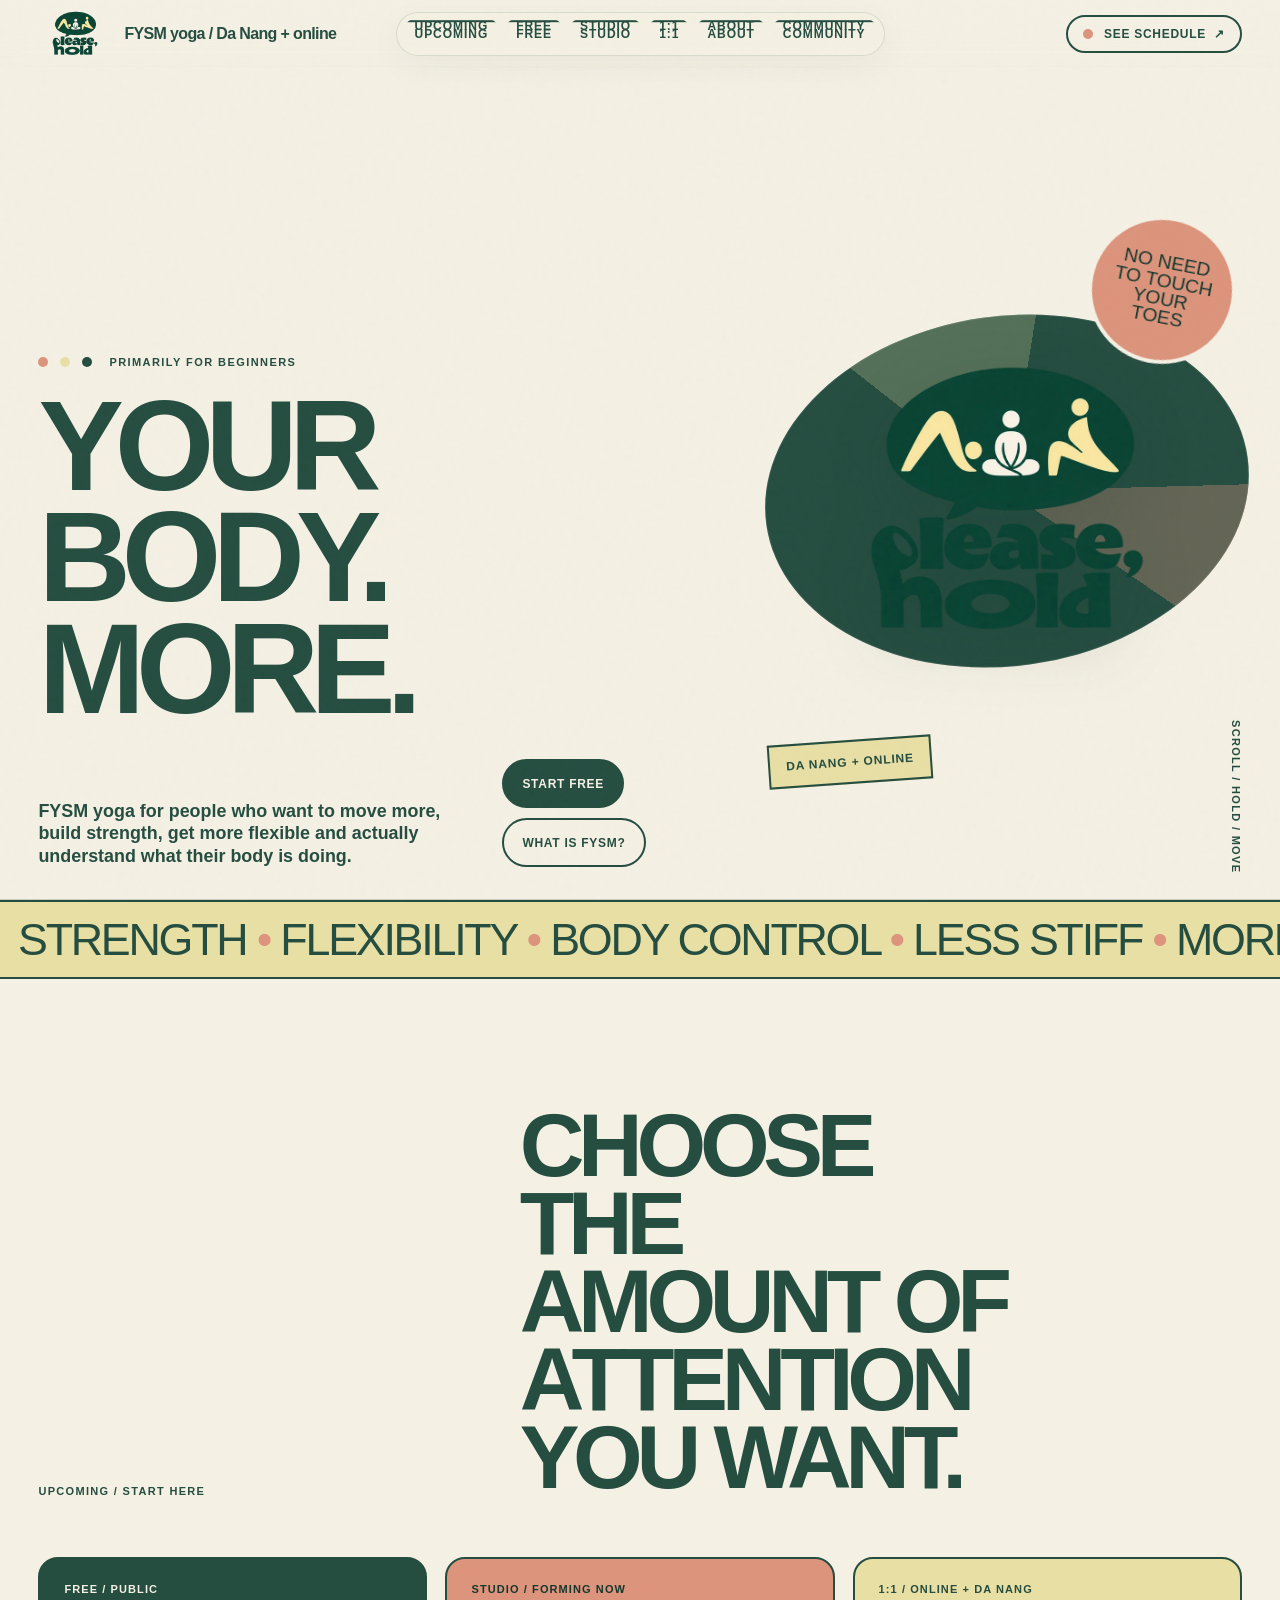
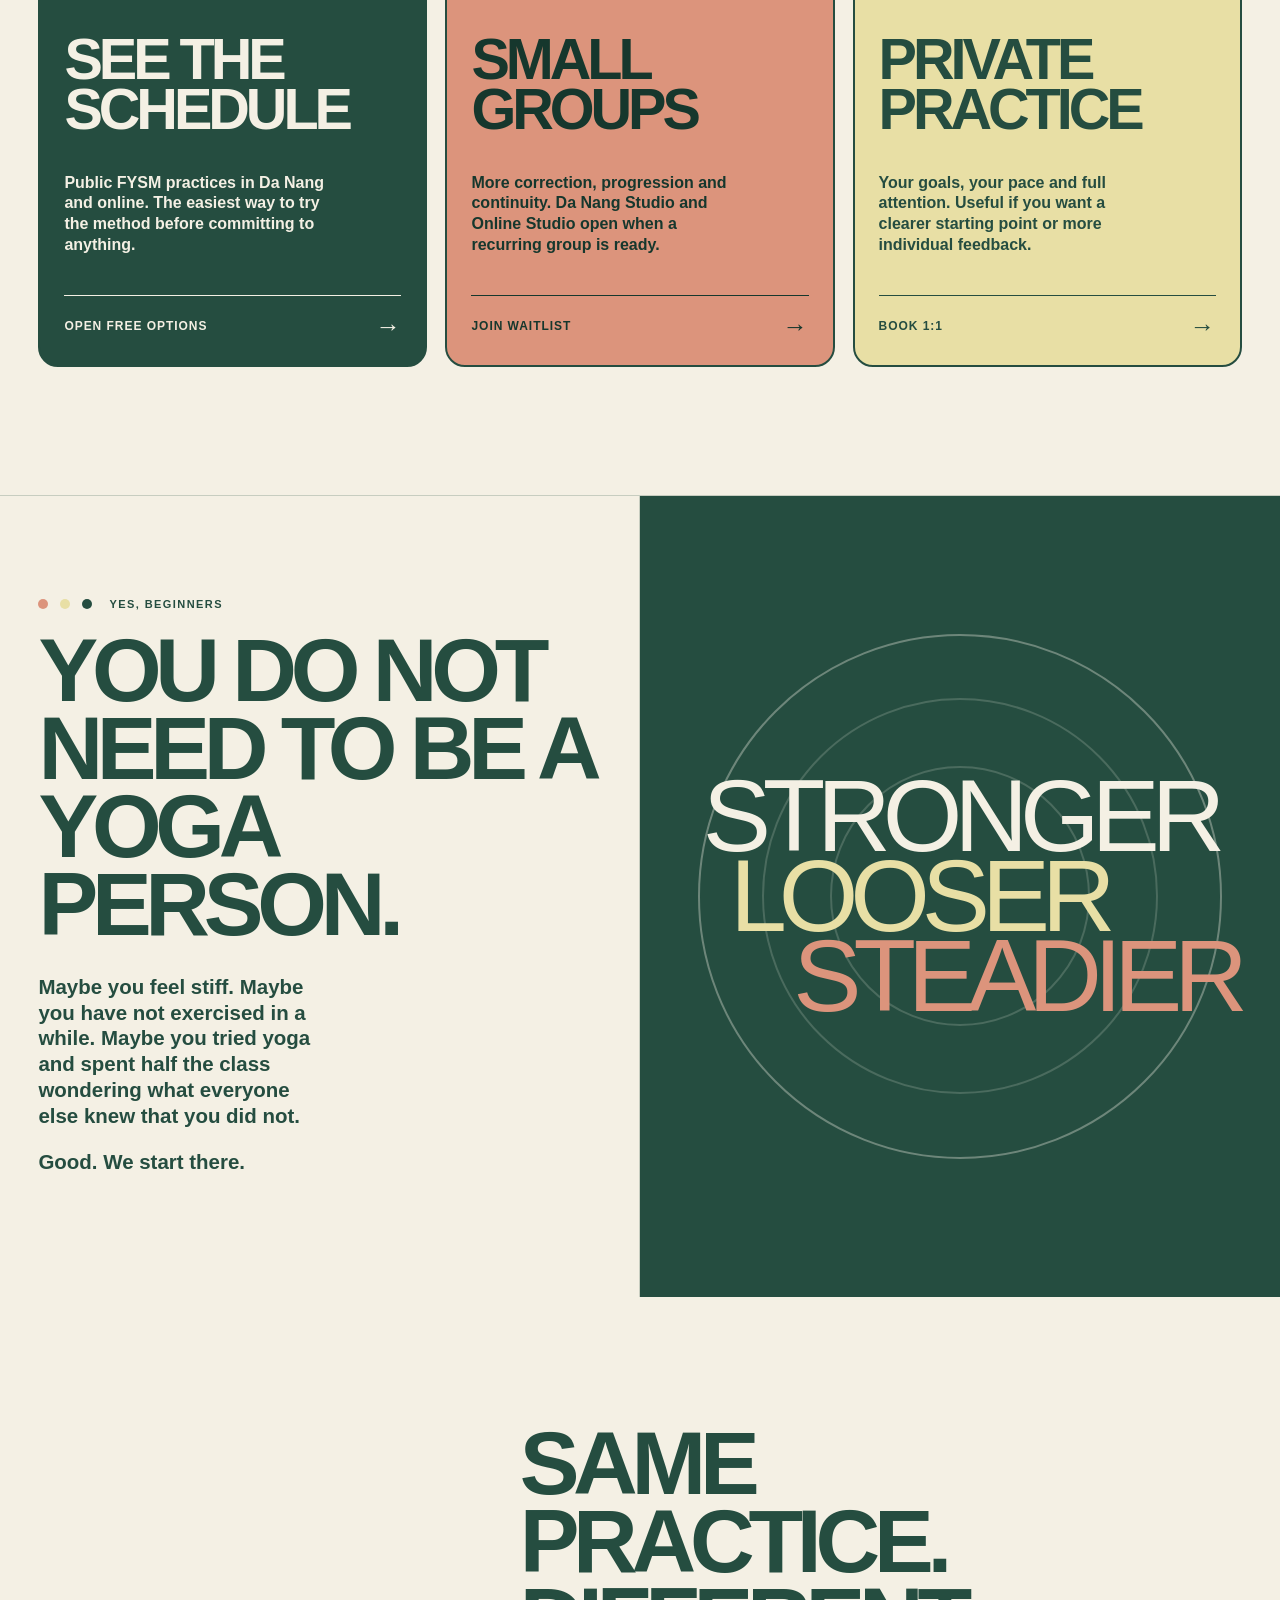
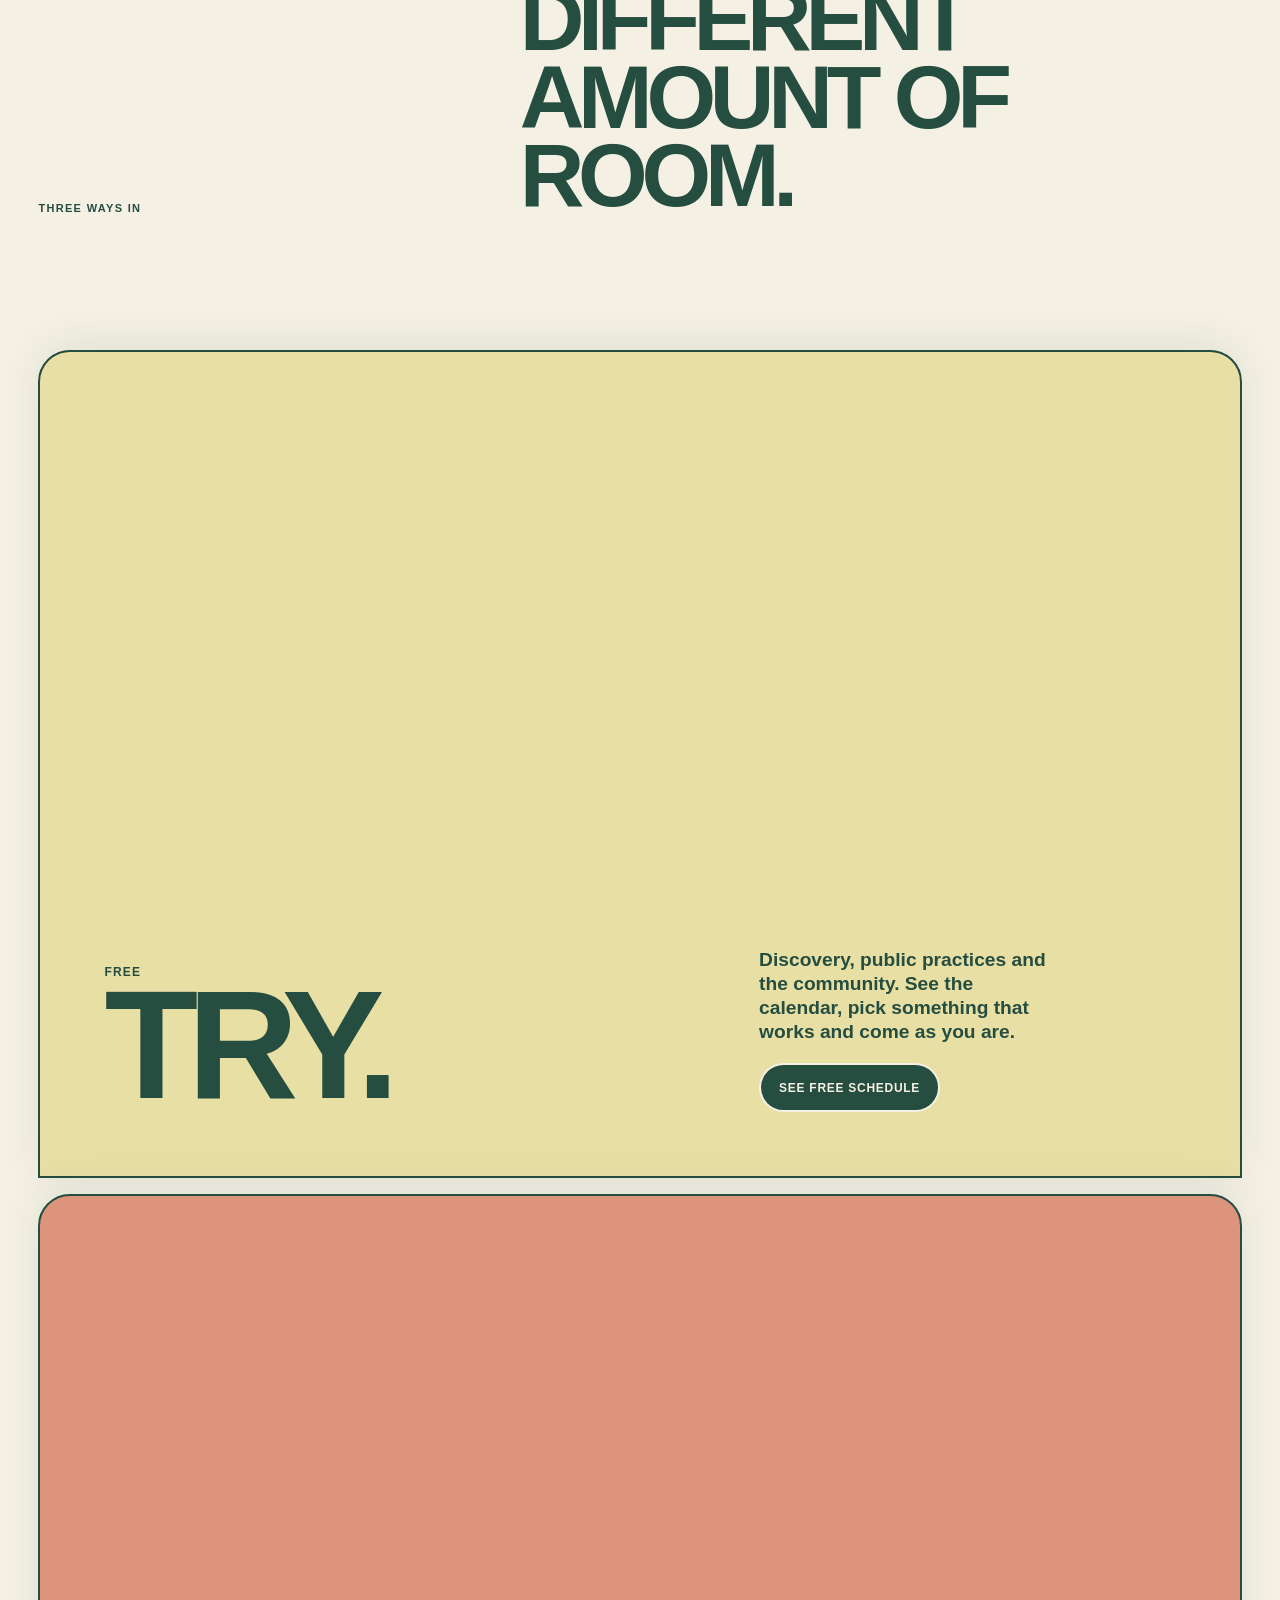
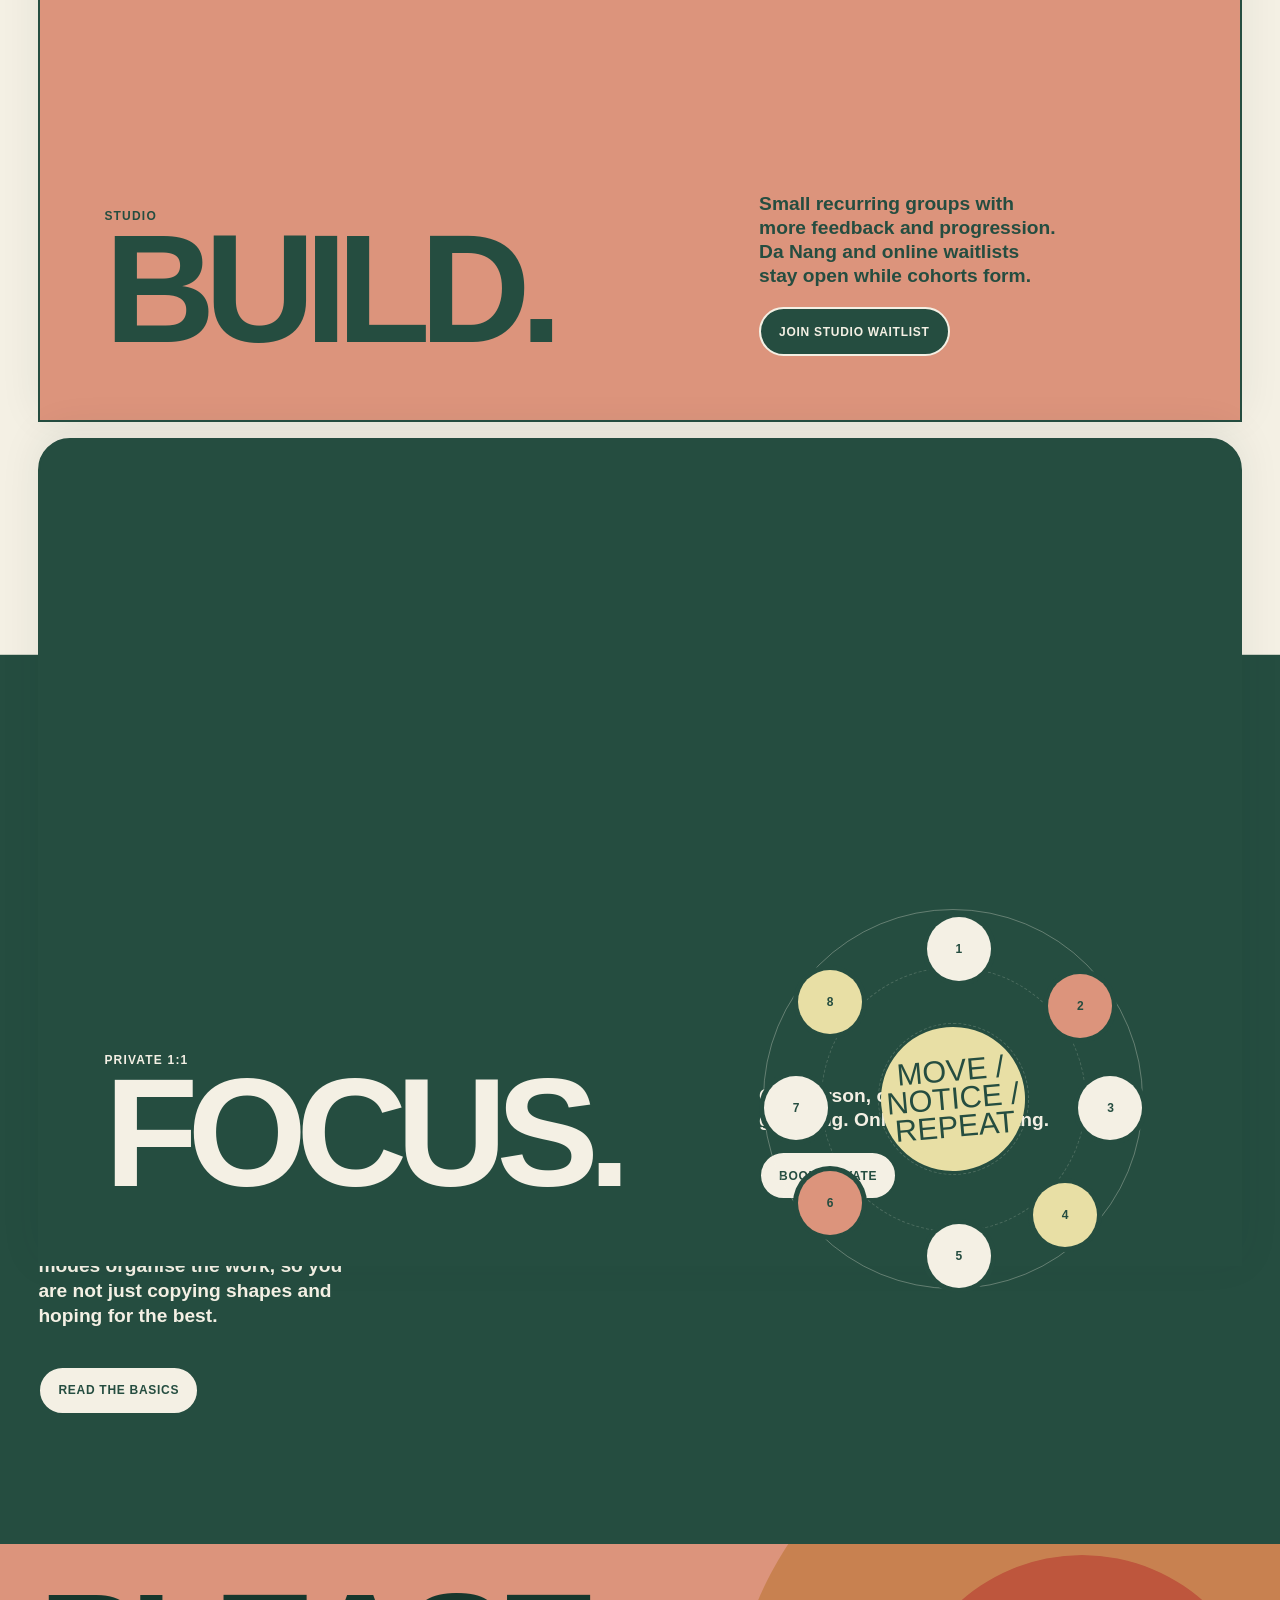
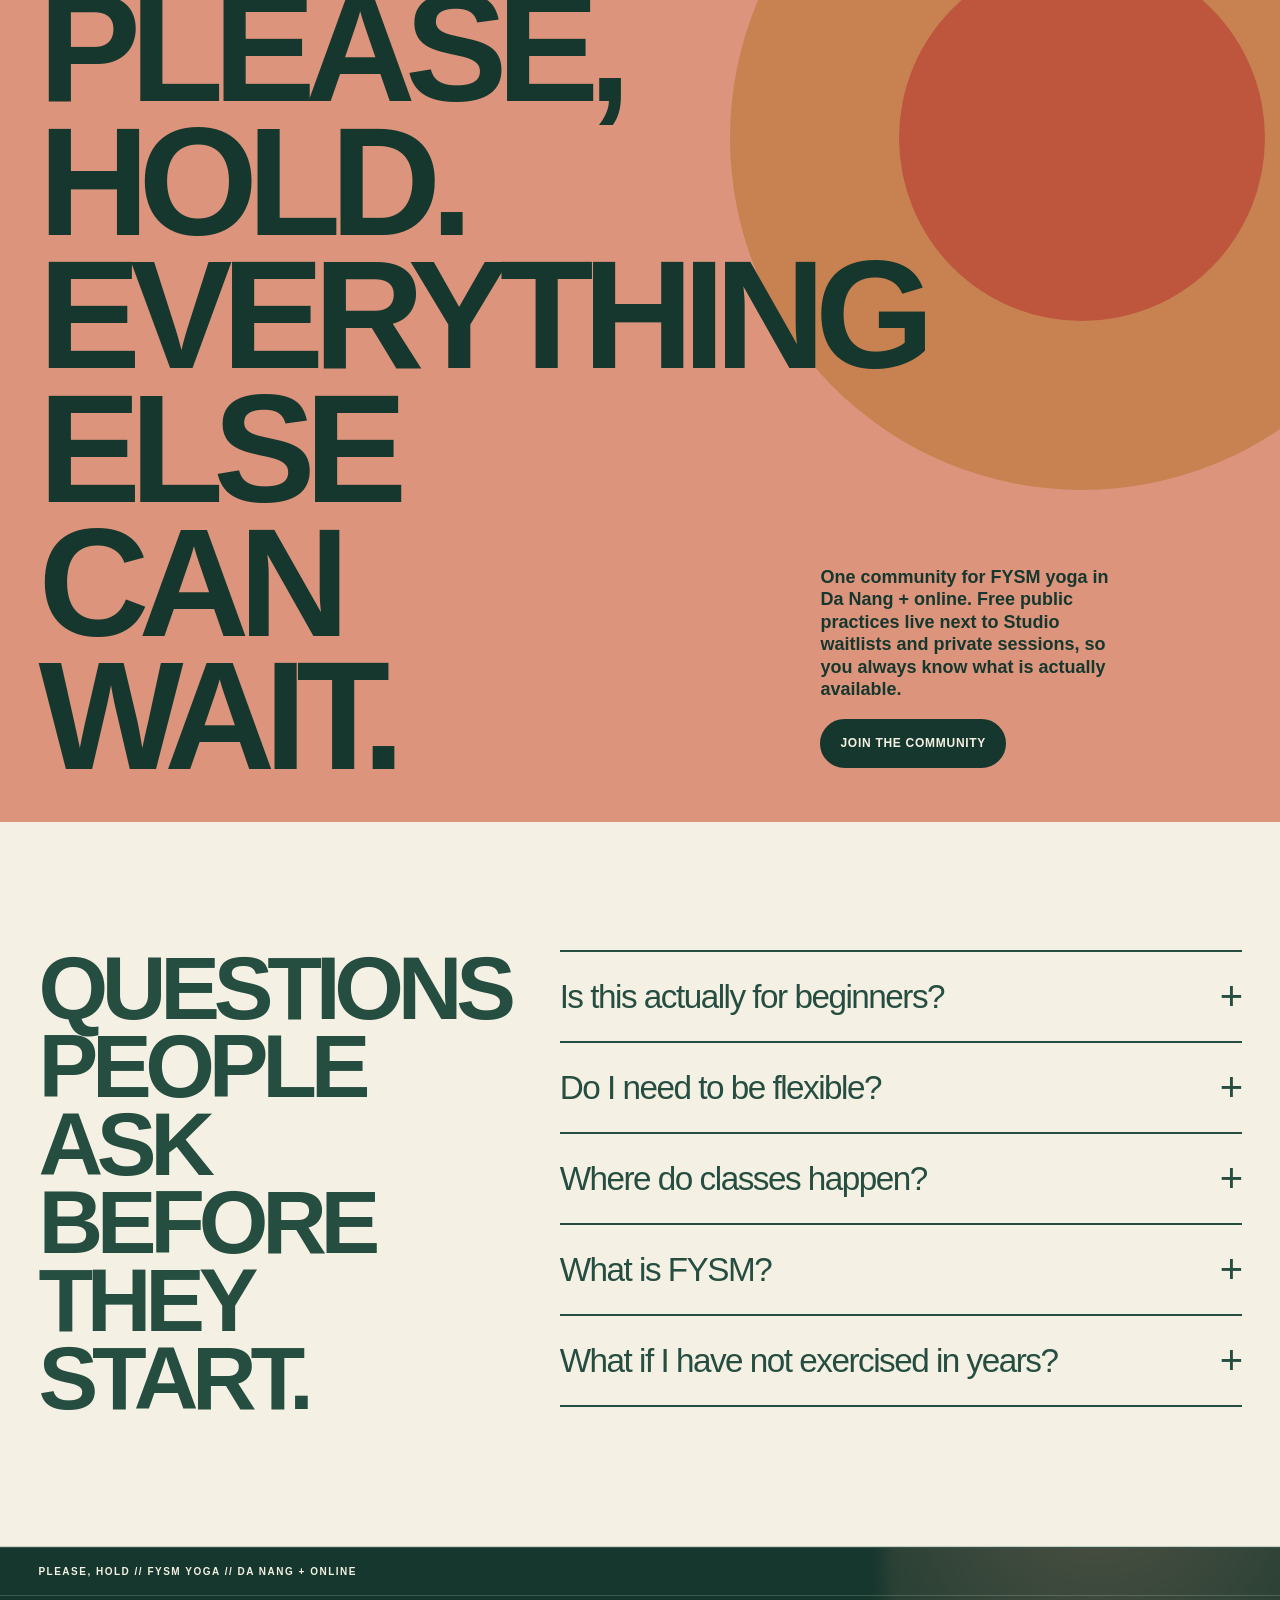
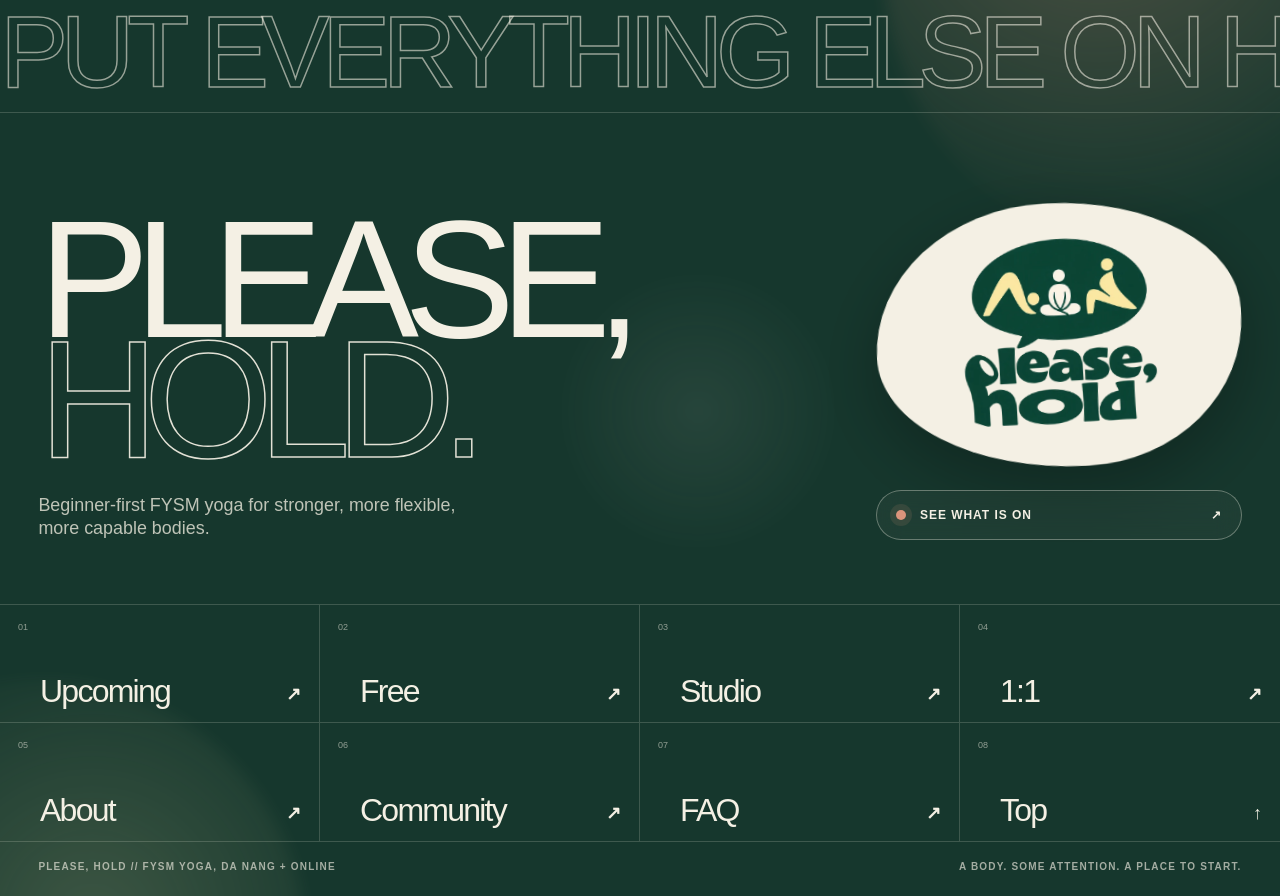
<file: please-hold-preview.html>
<!doctype html>
<html lang="en">
<head>
  <meta charset="utf-8" />
  <meta name="viewport" content="width=device-width,initial-scale=1" />
  <title>Please, Hold | Beginner FYSM Yoga in Da Nang + Online</title>
  <meta name="description" content="Beginner-first FYSM yoga in Da Nang and online. Build strength, flexibility, body control and confidence in movement through free practices, Studio groups and private 1:1 sessions." />
  <meta name="theme-color" content="#254D40" />
  <meta property="og:title" content="Please, Hold | FYSM Yoga in Da Nang + Online" />
  <meta property="og:description" content="Yoga for people who want to move more, get stronger, feel more flexible and understand what their body is doing. Primarily for beginners." />
  <meta property="og:type" content="website" />
  <meta name="twitter:card" content="summary_large_image" />
  <script type="application/ld+json">
  {
    "@context":"https://schema.org",
    "@graph":[
      {
        "@type":"Organization",
        "@id":"#organization",
        "name":"Please, Hold",
        "description":"Beginner-first FYSM yoga in Da Nang and online."
      },
      {
        "@type":"Person",
        "@id":"#teacher",
        "name":"Kate",
        "jobTitle":"FYSM yoga teacher",
        "worksFor":{"@id":"#organization"}
      },
      {
        "@type":"Service",
        "name":"Beginner FYSM yoga",
        "provider":{"@id":"#organization"},
        "areaServed":["Da Nang, Vietnam","Online"],
        "audience":{"@type":"Audience","audienceType":"Adults, especially beginners and people returning to movement"}
      },
      {
        "@type":"FAQPage",
        "mainEntity":[
          {"@type":"Question","name":"Is Please, Hold suitable for yoga beginners?","acceptedAnswer":{"@type":"Answer","text":"Yes. Please, Hold is primarily designed for beginners and people returning to movement. No flexibility or yoga experience is required."}},
          {"@type":"Question","name":"Where can I practise?","acceptedAnswer":{"@type":"Answer","text":"Please, Hold offers FYSM yoga in Da Nang and online. Free public practices, Studio groups and private 1:1 options are shown on the schedule."}},
          {"@type":"Question","name":"What is FYSM yoga?","acceptedAnswer":{"@type":"Answer","text":"FYSM is a structured practice that uses preparation, activation, recovery and posture sequences. Breath counts and practice modes help organise the work."}},
          {"@type":"Question","name":"Do I need to be flexible before I start?","acceptedAnswer":{"@type":"Answer","text":"No. Flexibility is something you can develop through practice. The classes also work on strength, control and body awareness."}}
        ]
      }
    ]
  }
  </script>
  <style>
    :root{
      --paper:#F4F0E4;
      --forest:#254D40;
      --forest-2:#16372d;
      --butter:#E8DFA5;
      --coral:#DC947C;
      --ink:#1a2823;
      --line:rgba(37,77,64,.22);
      --radius:30px;
      --pad:clamp(18px,3vw,48px);
      --display:"Arial Black","Helvetica Neue",Arial,sans-serif;
      --body:"Helvetica Neue",Arial,sans-serif;
    }
    *{box-sizing:border-box}
    html{scroll-behavior:smooth;background:var(--paper)}
    body{margin:0;background:var(--paper);color:var(--forest);font-family:var(--body);overflow-x:hidden}
    a{color:inherit;text-decoration:none}
    button,input{font:inherit}
    ::selection{background:var(--coral);color:var(--forest-2)}
    .grain{position:fixed;inset:0;pointer-events:none;opacity:.08;z-index:50;background-image:url("data:image/svg+xml,%3Csvg viewBox='0 0 180 180' xmlns='http://www.w3.org/2000/svg'%3E%3Cfilter id='n'%3E%3CfeTurbulence type='fractalNoise' baseFrequency='.8' numOctaves='4' stitchTiles='stitch'/%3E%3C/filter%3E%3Crect width='100%25' height='100%25' filter='url(%23n)' opacity='.28'/%3E%3C/svg%3E")}

    .nav{position:fixed;left:0;right:0;top:0;z-index:40;display:grid;grid-template-columns:1fr auto 1fr;align-items:center;padding:12px var(--pad);mix-blend-mode:normal;background:linear-gradient(to bottom,rgba(244,240,228,.96),rgba(244,240,228,.76),transparent);backdrop-filter:blur(10px)}
    .nav-brand{display:flex;align-items:center;gap:12px;font-weight:850;letter-spacing:-.04em}
    .nav-brand img{width:74px;height:48px;object-fit:contain;object-position:center}
    .nav-center{display:flex;gap:18px;font-size:12px;text-transform:uppercase;letter-spacing:.08em;font-weight:800}
    .nav-center a{position:relative}
    .nav-center a:after{content:"";position:absolute;left:0;right:100%;bottom:-5px;height:2px;background:var(--forest);transition:right .25s ease}
    .nav-center a:hover:after{right:0}
    .nav-cta{justify-self:end;display:inline-flex;align-items:center;gap:8px;border:2px solid var(--forest);border-radius:999px;padding:10px 15px;font-size:12px;font-weight:900;text-transform:uppercase;letter-spacing:.06em;transition:.2s}
    .nav-cta:hover{background:var(--forest);color:var(--paper);transform:translateY(-2px)}

    .hero{min-height:100svh;padding:115px var(--pad) 32px;display:grid;grid-template-columns:minmax(0,1.2fr) minmax(310px,.8fr);gap:30px;position:relative;overflow:hidden;border-bottom:1px solid var(--line)}
    .hero-copy{align-self:end;position:relative;z-index:3}
    .eyebrow{display:inline-flex;align-items:center;gap:9px;font-size:11px;font-weight:900;text-transform:uppercase;letter-spacing:.13em;margin-bottom:22px}
    .eyebrow:before{content:"";width:10px;height:10px;border-radius:50%;background:var(--coral);box-shadow:22px 0 0 var(--butter),44px 0 0 var(--forest)}
    .eyebrow span{margin-left:52px}
    h1,h2,h3{font-family:var(--display);margin:0;letter-spacing:-.07em;line-height:.87}
    h1{font-size:clamp(70px,10vw,170px);text-transform:uppercase;max-width:8ch}
    h1 .line{display:block;transform:translateY(28px);opacity:0;animation:rise .85s cubic-bezier(.2,.75,.2,1) forwards}
    h1 .line:nth-child(2){animation-delay:.08s}
    h1 .line:nth-child(3){animation-delay:.16s}
    @keyframes rise{to{transform:none;opacity:1}}
    .hero-sub{display:grid;grid-template-columns:minmax(220px,440px) 1fr;gap:24px;align-items:end;margin-top:35px;max-width:850px}
    .hero-sub p{margin:0;font-size:clamp(17px,1.4vw,23px);line-height:1.25;font-weight:650}
    .hero-actions{display:flex;gap:10px;flex-wrap:wrap}
    .btn{display:inline-flex;align-items:center;justify-content:center;min-height:49px;padding:0 18px;border-radius:999px;border:2px solid var(--forest);font-size:12px;font-weight:900;text-transform:uppercase;letter-spacing:.06em;transition:.25s ease}
    .btn.primary{background:var(--forest);color:var(--paper)}
    .btn.primary:hover{transform:translateY(-3px) rotate(-1deg);box-shadow:0 9px 0 var(--coral)}
    .btn.secondary:hover{background:var(--butter);transform:rotate(1deg)}

    .hero-stage{position:relative;min-height:620px;align-self:stretch;display:flex;align-items:center;justify-content:center}
    .hero-oval{position:absolute;width:min(38vw,560px);aspect-ratio:1/.72;border-radius:50%;background:var(--forest);transform:rotate(-8deg);box-shadow:inset 0 0 0 1px rgba(255,255,255,.09);transition:transform .15s linear;overflow:hidden}
    .hero-oval:before{content:"";position:absolute;inset:-28%;background:conic-gradient(from 190deg,transparent 0 35%,rgba(232,223,165,.24) 35% 52%,transparent 52% 74%,rgba(220,148,124,.34) 74% 84%,transparent 84%);animation:spin 18s linear infinite}
    @keyframes spin{to{transform:rotate(360deg)}}
    .hero-logo{position:absolute;z-index:3;width:min(34vw,500px);filter:drop-shadow(0 20px 30px rgba(21,50,42,.14));transform:translateY(4%)}
    .hero-sticker{position:absolute;z-index:4;background:var(--coral);color:var(--forest-2);font-family:var(--display);font-size:clamp(16px,1.5vw,25px);line-height:.96;padding:18px 20px;border-radius:50%;width:140px;aspect-ratio:1;display:grid;place-items:center;text-align:center;transform:rotate(11deg);right:2%;top:14%;box-shadow:0 0 0 4px var(--paper)}
    .hero-note{position:absolute;left:-1%;bottom:11%;z-index:4;background:var(--butter);padding:13px 16px;border:2px solid var(--forest);font-size:12px;font-weight:900;text-transform:uppercase;letter-spacing:.07em;transform:rotate(-4deg)}
    .scroll-cue{position:absolute;right:var(--pad);bottom:26px;font-size:11px;font-weight:900;text-transform:uppercase;letter-spacing:.12em;writing-mode:vertical-rl}

    .ticker{overflow:hidden;border-bottom:2px solid var(--forest);border-top:2px solid var(--forest);background:var(--butter);white-space:nowrap}
    .ticker-track{display:inline-flex;min-width:max-content;animation:ticker 25s linear infinite}
    .ticker span{font-family:var(--display);font-size:clamp(26px,3.5vw,58px);letter-spacing:-.05em;text-transform:uppercase;padding:12px 18px}
    .ticker i{font-style:normal;color:var(--coral)}
    @keyframes ticker{to{transform:translateX(-50%)}}

    .section{padding:clamp(72px,10vw,150px) var(--pad);border-bottom:1px solid var(--line)}
    .section-head{display:grid;grid-template-columns:1fr 1.6fr;gap:30px;margin-bottom:60px;align-items:end}
    .section-head .label{font-size:11px;font-weight:900;text-transform:uppercase;letter-spacing:.12em}
    .section-head h2{font-size:clamp(54px,7vw,120px);text-transform:uppercase;max-width:10ch}

    .upcoming{position:relative;background:var(--paper);overflow:hidden}
    .ticket-row{display:grid;grid-template-columns:repeat(3,1fr);gap:18px;align-items:stretch}
    .ticket{position:relative;min-height:410px;border:2px solid var(--forest);border-radius:20px;padding:24px;display:flex;flex-direction:column;justify-content:space-between;transition:.35s cubic-bezier(.2,.8,.2,1);background:var(--paper)}
    .ticket:nth-child(1){transform:rotate(-2.5deg);background:var(--forest);color:var(--paper)}
    .ticket:nth-child(2){transform:translateY(24px) rotate(1.8deg);background:var(--coral);color:var(--forest-2)}
    .ticket:nth-child(3){transform:rotate(-.7deg);background:var(--butter)}
    .ticket:hover{transform:translateY(-10px) rotate(0);z-index:3;box-shadow:10px 10px 0 rgba(37,77,64,.18)}
    .ticket .tag{font-size:11px;font-weight:900;text-transform:uppercase;letter-spacing:.1em}
    .ticket h3{font-size:clamp(40px,4.5vw,76px);text-transform:uppercase;max-width:7ch}
    .ticket p{margin:0;max-width:31ch;font-weight:650;line-height:1.3}
    .ticket .go{display:flex;justify-content:space-between;align-items:center;border-top:1px solid currentColor;padding-top:16px;font-size:12px;font-weight:900;text-transform:uppercase;letter-spacing:.08em}
    .ticket .go b{font-size:25px;transition:.2s}
    .ticket:hover .go b{transform:translateX(7px)}

    .beginner{padding:0;display:grid;grid-template-columns:1fr 1fr;min-height:780px}
    .beginner-copy{padding:clamp(60px,8vw,130px) var(--pad);display:flex;flex-direction:column;justify-content:center;border-right:1px solid var(--line)}
    .beginner-copy h2{font-size:clamp(58px,7vw,116px);text-transform:uppercase;margin-bottom:30px}
    .beginner-copy p{font-size:clamp(18px,1.6vw,26px);line-height:1.26;max-width:25ch;margin:0 0 20px;font-weight:600}
    .beginner-words{position:relative;overflow:hidden;background:var(--forest);color:var(--paper);display:grid;place-items:center;min-height:650px}
    .word-orbit{position:absolute;width:82%;aspect-ratio:1;border-radius:50%;border:2px solid rgba(244,240,228,.35);animation:breathe 5s ease-in-out infinite}
    .word-orbit:before,.word-orbit:after{content:"";position:absolute;border-radius:50%;border:2px solid rgba(244,240,228,.18)}
    .word-orbit:before{inset:12%}.word-orbit:after{inset:25%}
    @keyframes breathe{50%{transform:scale(.94) rotate(3deg)}}
    .word-stack{position:relative;z-index:2;text-align:center;font-family:var(--display);font-size:clamp(50px,8vw,128px);line-height:.78;letter-spacing:-.08em;text-transform:uppercase}
    .word-stack span{display:block;transition:.4s ease}
    .word-stack span:nth-child(2){color:var(--butter);transform:translateX(-8%)}
    .word-stack span:nth-child(3){color:var(--coral);transform:translateX(11%)}
    .beginner-words:hover .word-stack span:nth-child(2){transform:translateX(8%)}
    .beginner-words:hover .word-stack span:nth-child(3){transform:translateX(-9%)}

    .paths{padding-bottom:0;background:var(--paper)}
    .stack{height:220vh;position:relative}
    .path-panel{position:sticky;top:72px;min-height:calc(100svh - 72px);border-radius:32px 32px 0 0;padding:clamp(26px,5vw,75px);display:grid;grid-template-columns:1.2fr .8fr;gap:30px;align-items:end;border:2px solid var(--forest);overflow:hidden;box-shadow:0 -8px 40px rgba(22,55,45,.08)}
    .path-panel:nth-child(1){background:var(--butter);top:76px}
    .path-panel:nth-child(2){background:var(--coral);top:92px}
    .path-panel:nth-child(3){background:var(--forest);color:var(--paper);top:108px}
    .path-kicker{font-size:12px;font-weight:900;text-transform:uppercase;letter-spacing:.1em;align-self:start}
    .path-panel h3{font-size:clamp(80px,12vw,190px);text-transform:uppercase;margin-top:auto}
    .path-info{align-self:end}
    .path-info p{font-size:clamp(18px,1.5vw,24px);line-height:1.25;font-weight:650;max-width:28ch}
    .path-panel .number{position:absolute;right:2%;top:-6%;font-family:var(--display);font-size:clamp(170px,28vw,430px);line-height:1;color:transparent;-webkit-text-stroke:2px currentColor;opacity:.15;letter-spacing:-.08em}
    .path-panel .btn{border-color:currentColor}
    .path-panel:nth-child(3) .btn.primary{background:var(--paper);color:var(--forest)}

    .method{background:var(--forest);color:var(--paper);display:grid;grid-template-columns:1fr 1fr;gap:50px;align-items:center}
    .method h2{font-size:clamp(66px,9vw,145px);text-transform:uppercase;margin-bottom:30px}
    .method p{font-size:clamp(18px,1.5vw,25px);line-height:1.32;max-width:31ch;font-weight:560}
    .sequence{position:relative;aspect-ratio:1;max-width:620px;margin:auto;border-radius:50%;border:1px solid rgba(244,240,228,.3);display:grid;place-items:center}
    .sequence:before,.sequence:after{content:"";position:absolute;border-radius:50%;border:1px dashed rgba(244,240,228,.18)}
    .sequence:before{inset:15%}.sequence:after{inset:30%}
    .sequence-center{width:38%;aspect-ratio:1;border-radius:50%;background:var(--butter);color:var(--forest);display:grid;place-items:center;text-align:center;font-family:var(--display);text-transform:uppercase;font-size:clamp(20px,2.4vw,38px);line-height:.9;transform:rotate(-5deg)}
    .dot{position:absolute;width:clamp(38px,5vw,72px);aspect-ratio:1;border-radius:50%;display:grid;place-items:center;background:var(--paper);color:var(--forest);font-weight:900;font-size:12px;box-shadow:0 0 0 5px var(--forest);animation:pulse 4s ease-in-out infinite}
    .dot:nth-child(2){top:2%;left:43%;animation-delay:.1s}.dot:nth-child(3){top:17%;right:8%;background:var(--coral);animation-delay:.3s}.dot:nth-child(4){top:44%;right:0;animation-delay:.5s}.dot:nth-child(5){bottom:11%;right:12%;background:var(--butter);animation-delay:.7s}.dot:nth-child(6){bottom:0;left:43%;animation-delay:.9s}.dot:nth-child(7){bottom:14%;left:9%;background:var(--coral);animation-delay:1.1s}.dot:nth-child(8){top:44%;left:0;animation-delay:1.3s}.dot:nth-child(9){top:16%;left:9%;background:var(--butter);animation-delay:1.5s}
    @keyframes pulse{50%{transform:scale(.86)}}

    .community{padding:0;background:var(--coral);color:var(--forest-2);overflow:hidden}
    .community-wrap{min-height:92svh;display:grid;grid-template-columns:1.3fr .7fr;align-items:end;padding:var(--pad);position:relative}
    .community h2{font-size:clamp(70px,12vw,190px);text-transform:uppercase;max-width:7ch;position:relative;z-index:3}
    .community-copy{position:relative;z-index:3;align-self:end;padding-bottom:16px}
    .community-copy p{font-size:clamp(18px,1.4vw,24px);font-weight:650;line-height:1.25;max-width:30ch}
    .community-arc{position:absolute;width:min(55vw,820px);aspect-ratio:1;border-radius:50%;background:var(--butter);right:-12%;top:-18%;mix-blend-mode:multiply;animation:float 8s ease-in-out infinite}
    .community-arc:after{content:"";position:absolute;width:52%;height:52%;border-radius:50%;background:var(--coral);left:24%;top:24%}
    @keyframes float{50%{transform:translate(-3%,5%) scale(.97)}}

    .faq{background:var(--paper)}
    .faq-grid{display:grid;grid-template-columns:.8fr 1.2fr;gap:50px}
    .faq h2{font-size:clamp(58px,7vw,110px);text-transform:uppercase;position:sticky;top:110px;align-self:start}
    details{border-top:2px solid var(--forest);padding:22px 0}
    details:last-child{border-bottom:2px solid var(--forest)}
    summary{cursor:pointer;list-style:none;font-family:var(--display);font-size:clamp(24px,2.6vw,42px);letter-spacing:-.045em;display:flex;justify-content:space-between;gap:20px;align-items:center}
    summary::-webkit-details-marker{display:none}
    summary:after{content:"+";font-size:40px;font-family:var(--body);font-weight:300;transition:.2s}
    details[open] summary:after{transform:rotate(45deg)}
    details p{max-width:64ch;font-size:17px;line-height:1.5;margin:16px 0 4px}

    footer{background:var(--forest-2);color:var(--paper);padding:50px var(--pad) 32px;display:grid;grid-template-columns:1.2fr .8fr;gap:40px;min-height:460px;align-items:end}
    .footer-brand img{width:min(420px,70vw);display:block;filter:none;margin-bottom:20px}
    .footer-brand p{font-size:14px;max-width:34ch;line-height:1.45;color:rgba(244,240,228,.75)}
    .footer-links{display:grid;grid-template-columns:1fr 1fr;gap:12px 30px;text-transform:uppercase;font-size:12px;letter-spacing:.08em;font-weight:850}
    .footer-links a:hover{color:var(--coral)}
    .footer-bottom{grid-column:1/-1;display:flex;justify-content:space-between;align-items:end;border-top:1px solid rgba(244,240,228,.22);padding-top:20px;margin-top:30px;font-size:11px;text-transform:uppercase;letter-spacing:.1em}

    .reveal{opacity:0;transform:translateY(35px);transition:opacity .75s ease,transform .75s cubic-bezier(.2,.7,.2,1)}
    .reveal.in{opacity:1;transform:none}

    @media (max-width:980px){
      .nav{grid-template-columns:1fr auto}.nav-center{display:none}.nav-brand span{display:none}
      .hero{grid-template-columns:1fr;padding-top:100px}.hero-copy{align-self:start}.hero-stage{min-height:520px}.hero-oval{width:min(80vw,550px)}.hero-logo{width:min(72vw,490px)}.hero-sub{grid-template-columns:1fr}.scroll-cue{display:none}
      .section-head{grid-template-columns:1fr}.ticket-row{grid-template-columns:1fr}.ticket,.ticket:nth-child(1),.ticket:nth-child(2),.ticket:nth-child(3){transform:none;min-height:330px}.ticket:hover{transform:translateY(-5px)}
      .beginner{grid-template-columns:1fr}.beginner-copy{border-right:0;border-bottom:1px solid var(--line)}
      .path-panel{grid-template-columns:1fr;min-height:84svh}.path-panel h3{font-size:clamp(72px,20vw,130px)}.stack{height:200vh}
      .method{grid-template-columns:1fr}.sequence{width:min(84vw,620px)}
      .community-wrap{grid-template-columns:1fr;align-content:end;gap:30px}.community-arc{width:90vw;right:-35%;top:-5%}
      .faq-grid{grid-template-columns:1fr}.faq h2{position:static}
      footer{grid-template-columns:1fr}
    }
    @media (max-width:560px){
      :root{--pad:18px}
      .nav{padding:8px 14px}.nav-brand img{width:58px;height:44px}.nav-cta{padding:9px 12px}
      .hero{min-height:auto;padding-bottom:24px}.hero h1{font-size:clamp(62px,21vw,104px)}.hero-stage{min-height:430px}.hero-sticker{width:110px;font-size:14px;right:-2%}.hero-note{bottom:7%;font-size:10px}.hero-actions{gap:7px}
      .section{padding-top:70px;padding-bottom:70px}.section-head{margin-bottom:40px}.ticket{min-height:300px}
      .beginner-copy{padding:70px 18px}.beginner-words{min-height:540px}
      .paths{padding-left:0;padding-right:0}.paths .section-head{padding:0 18px}.path-panel{border-left:0;border-right:0;border-radius:24px 24px 0 0;padding:24px 18px;top:64px}.path-panel:nth-child(2){top:78px}.path-panel:nth-child(3){top:92px}.stack{height:190vh}
      .method{padding-left:18px;padding-right:18px}.method h2{font-size:18vw}
      .community-wrap{padding:60px 18px 28px;min-height:80svh}.community h2{font-size:20vw}
      .footer-links{grid-template-columns:1fr}.footer-bottom{align-items:flex-start;gap:16px;flex-direction:column}
    }
    @media (prefers-reduced-motion:reduce){*{animation:none!important;scroll-behavior:auto!important;transition:none!important}.reveal{opacity:1;transform:none}}
  

    /* 2026 interaction pass: shared nav motion, spring microinteractions, immersive footer */
    .nav{padding-top:10px;padding-bottom:10px;transition:transform .48s cubic-bezier(.34,1.56,.64,1),background .3s ease,box-shadow .3s ease}
    .nav.is-hidden{transform:translateY(-120%)}
    .nav.is-compact{background:rgba(244,240,228,.88);box-shadow:0 1px 0 rgba(37,77,64,.14);backdrop-filter:blur(18px) saturate(1.2)}
    .nav-brand{transition:transform .45s cubic-bezier(.34,1.56,.64,1)}
    .nav-brand:hover{transform:rotate(-2deg) translateY(-2px)}
    .nav-center{position:relative;display:flex;gap:2px;padding:5px;border:1px solid rgba(37,77,64,.13);border-radius:999px;background:rgba(244,240,228,.68);box-shadow:0 10px 32px rgba(37,77,64,.05);isolation:isolate}
    .nav-center a{position:relative;z-index:2;overflow:hidden;padding:10px 13px;border-radius:999px;line-height:1;min-width:max-content;transition:color .25s ease}
    .nav-center a:after{content:attr(data-label);position:absolute;inset:0;display:grid;place-items:center;transform:translateY(110%);transition:transform .46s cubic-bezier(.34,1.56,.64,1);pointer-events:none}
    .nav-center a span{display:block;transition:transform .46s cubic-bezier(.34,1.56,.64,1)}
    .nav-center a:hover span,.nav-center a:focus-visible span{transform:translateY(-145%)}
    .nav-center a:hover:after,.nav-center a:focus-visible:after{transform:translateY(0)}
    .nav-center a:hover:after{right:auto;height:auto;background:none}
    .nav-center a:focus-visible{outline:2px solid var(--coral);outline-offset:2px}
    .nav-glider{position:absolute;left:0;top:5px;height:calc(100% - 10px);width:0;border-radius:999px;background:var(--butter);z-index:1;opacity:0;transform:translateX(0);transition:transform .48s cubic-bezier(.34,1.56,.64,1),width .48s cubic-bezier(.34,1.56,.64,1),opacity .18s ease;box-shadow:inset 0 0 0 1px rgba(37,77,64,.1)}
    .nav-center:hover .nav-glider,.nav-center:focus-within .nav-glider{opacity:1}
    .nav-cta,.magnetic{will-change:transform}
    .nav-cta{overflow:hidden;position:relative;transition:background .25s ease,color .25s ease,box-shadow .25s ease,transform .35s cubic-bezier(.34,1.56,.64,1)}
    .nav-cta:before{content:"";position:absolute;width:10px;height:10px;border-radius:50%;background:var(--coral);left:15px;top:50%;transform:translateY(-50%) scale(1);transition:transform .48s cubic-bezier(.34,1.56,.64,1)}
    .nav-cta{padding-left:36px}
    .nav-cta:hover:before{transform:translateY(-50%) scale(12)}
    .nav-cta>*{position:relative;z-index:1}

    .ticket,.path-panel{position:relative;overflow:hidden;isolation:isolate}
    .ticket:before,.path-panel:before{content:"";position:absolute;inset:-80px;background:radial-gradient(220px circle at var(--mx,50%) var(--my,50%),rgba(232,223,165,.36),transparent 62%);opacity:0;transition:opacity .25s ease;pointer-events:none;z-index:-1}
    .ticket:hover:before,.path-panel:hover:before{opacity:1}
    .ticket{transition:transform .5s cubic-bezier(.34,1.56,.64,1),box-shadow .3s ease}
    .ticket:hover{transform:translateY(-8px) rotate(var(--hover-rot,0deg));box-shadow:0 18px 0 rgba(37,77,64,.1)}

    .footer-v2{position:relative;display:block;min-height:unset;padding:0;background:var(--forest-2);color:var(--paper);overflow:hidden;border-top:1px solid rgba(244,240,228,.16)}
    .footer-ambient{position:absolute;inset:0;pointer-events:none;overflow:hidden;opacity:.85}
    .footer-ambient i{position:absolute;border-radius:50%;filter:blur(8px);mix-blend-mode:screen;transition:transform .18s linear}
    .footer-ambient i:nth-child(1){width:48vw;height:48vw;right:-17vw;top:-23vw;background:radial-gradient(circle at 35% 35%,rgba(220,148,124,.35),rgba(220,148,124,0) 65%)}
    .footer-ambient i:nth-child(2){width:42vw;height:42vw;left:-18vw;bottom:-25vw;background:radial-gradient(circle at 60% 45%,rgba(232,223,165,.22),rgba(232,223,165,0) 67%)}
    .footer-ambient i:nth-child(3){width:25vw;height:25vw;left:42%;top:32%;background:radial-gradient(circle,rgba(244,240,228,.09),transparent 65%)}
    .footer-kicker{position:relative;z-index:2;padding:18px var(--pad);border-bottom:1px solid rgba(244,240,228,.18);font-size:10px;font-weight:900;letter-spacing:.15em}
    .footer-marquee{position:relative;z-index:2;overflow:hidden;border-bottom:1px solid rgba(244,240,228,.18);padding:10px 0 14px}
    .footer-marquee-track{display:flex;width:max-content;animation:footerRun 19s linear infinite}
    .footer-marquee span{font-family:var(--display);font-size:clamp(54px,8vw,128px);letter-spacing:-.075em;line-height:.9;white-space:nowrap;padding-right:4vw;color:transparent;-webkit-text-stroke:1.5px rgba(244,240,228,.58)}
    @keyframes footerRun{to{transform:translateX(-50%)}}
    .footer-main{position:relative;z-index:2;display:grid;grid-template-columns:minmax(0,1.35fr) minmax(280px,.65fr);gap:clamp(28px,6vw,100px);padding:clamp(46px,7vw,110px) var(--pad) clamp(38px,5vw,80px);align-items:end}
    .footer-title{font-family:var(--display);font-size:clamp(84px,13vw,220px);line-height:.72;letter-spacing:-.09em;text-transform:uppercase}
    .footer-title span{display:block;transition:transform .7s cubic-bezier(.34,1.56,.64,1)}
    .footer-v2:hover .footer-title span:first-child{transform:translateX(1.5vw)}
    .footer-v2:hover .footer-title span:last-child{transform:translateX(-1vw)}
    .footer-title-wrap p{max-width:44ch;margin:34px 0 0;font-size:clamp(16px,1.4vw,23px);line-height:1.3;color:rgba(244,240,228,.76)}
    .footer-mark-wrap{display:flex;flex-direction:column;gap:24px;align-items:stretch}
    .footer-mark{width:min(100%,430px);align-self:center;display:block;filter:drop-shadow(0 20px 35px rgba(0,0,0,.16));transition:transform .7s cubic-bezier(.34,1.56,.64,1)}
    .footer-mark-wrap:hover .footer-mark{transform:rotate(4deg) scale(1.04)}
    .footer-big-cta{position:relative;display:grid;grid-template-columns:auto 1fr auto;align-items:center;gap:14px;border:1px solid rgba(244,240,228,.35);padding:17px 19px;border-radius:999px;font-size:12px;font-weight:900;text-transform:uppercase;letter-spacing:.08em;background:rgba(244,240,228,.04);backdrop-filter:blur(12px);transition:background .25s ease,color .25s ease,transform .45s cubic-bezier(.34,1.56,.64,1)}
    .footer-big-cta:hover{background:var(--butter);color:var(--forest-2)}
    .cta-dot{width:10px;height:10px;border-radius:50%;background:var(--coral);box-shadow:0 0 0 6px rgba(220,148,124,.12)}
    .footer-index{position:relative;z-index:2;display:grid;grid-template-columns:repeat(4,1fr);border-top:1px solid rgba(244,240,228,.18);border-bottom:1px solid rgba(244,240,228,.18)}
    .footer-index a{position:relative;min-height:118px;padding:17px 18px;display:grid;grid-template-columns:auto 1fr auto;align-items:end;gap:12px;border-right:1px solid rgba(244,240,228,.18);overflow:hidden;transition:color .3s ease}
    .footer-index a:nth-child(4n){border-right:0}
    .footer-index a:nth-child(-n+4){border-bottom:1px solid rgba(244,240,228,.18)}
    .footer-index a:before{content:"";position:absolute;inset:100% 0 0;background:var(--coral);transition:inset .5s cubic-bezier(.34,1.56,.64,1);z-index:-1}
    .footer-index a:hover:before{inset:0}
    .footer-index a:hover{color:var(--forest-2)}
    .footer-index small{font-size:9px;opacity:.55;align-self:start}
    .footer-index span{font-family:var(--display);font-size:clamp(22px,2.5vw,42px);letter-spacing:-.055em;line-height:.9;transition:transform .45s cubic-bezier(.34,1.56,.64,1)}
    .footer-index b{font-size:18px;transition:transform .45s cubic-bezier(.34,1.56,.64,1)}
    .footer-index a:hover span{transform:translateX(6px)}
    .footer-index a:hover b{transform:translate(3px,-3px) rotate(8deg)}
    .footer-signoff{position:relative;z-index:2;padding:19px var(--pad) 24px;display:flex;justify-content:space-between;gap:20px;font-size:10px;font-weight:800;letter-spacing:.12em;text-transform:uppercase;color:rgba(244,240,228,.64)}

    @media(max-width:980px){
      .nav-center{display:none}
      .footer-main{grid-template-columns:1fr}
      .footer-mark-wrap{display:grid;grid-template-columns:minmax(180px,.5fr) minmax(240px,.5fr);align-items:end}
      .footer-index{grid-template-columns:repeat(2,1fr)}
      .footer-index a:nth-child(n){border-right:1px solid rgba(244,240,228,.18);border-bottom:1px solid rgba(244,240,228,.18)}
      .footer-index a:nth-child(2n){border-right:0}
      .footer-index a:nth-last-child(-n+2){border-bottom:0}
    }
    @media(max-width:560px){
      .footer-kicker{font-size:9px}
      .footer-main{padding-top:48px}
      .footer-title{font-size:clamp(72px,25vw,118px)}
      .footer-mark-wrap{grid-template-columns:1fr}
      .footer-mark{width:min(76vw,340px)}
      .footer-index a{min-height:92px;padding:13px}
      .footer-index span{font-size:25px}
      .footer-signoff{flex-direction:column}
      .footer-marquee span{font-size:68px}
    }
    @media(prefers-reduced-motion:reduce){
      .footer-marquee-track{animation:none}
      .nav,.nav-glider,.nav-center a span,.nav-center a:after,.footer-title span,.footer-mark,.footer-index a:before,.footer-index span,.footer-index b{transition:none!important}
    }

  
    .nav-menu-button{display:none;justify-self:end;width:46px;height:46px;border:1px solid rgba(37,77,64,.2);border-radius:50%;background:rgba(244,240,228,.75);position:relative;z-index:45;padding:0;cursor:pointer}
    .nav-menu-button span{position:absolute;left:13px;right:13px;height:2px;background:var(--forest);transition:transform .5s cubic-bezier(.34,1.56,.64,1),top .35s ease}
    .nav-menu-button span:first-child{top:18px}.nav-menu-button span:last-child{top:26px}
    .nav-menu-button[aria-expanded="true"] span:first-child{top:22px;transform:rotate(45deg)}
    .nav-menu-button[aria-expanded="true"] span:last-child{top:22px;transform:rotate(-45deg)}
    .mobile-nav-panel{position:fixed;inset:0;z-index:35;background:var(--forest-2);color:var(--paper);clip-path:circle(0% at calc(100% - 42px) 34px);visibility:hidden;transition:clip-path .7s cubic-bezier(.2,.78,.2,1),visibility 0s .7s;overflow:auto}
    .mobile-nav-panel.is-open{visibility:visible;clip-path:circle(145% at calc(100% - 42px) 34px);transition:clip-path .75s cubic-bezier(.2,.78,.2,1),visibility 0s}
    .mobile-nav-inner{min-height:100svh;padding:105px 20px 28px;display:flex;flex-direction:column}
    .mobile-nav-meta{font-size:9px;letter-spacing:.15em;font-weight:900;color:rgba(244,240,228,.55);margin-bottom:30px}
    .mobile-nav-panel nav{display:grid;border-top:1px solid rgba(244,240,228,.18)}
    .mobile-nav-panel nav a{display:grid;grid-template-columns:36px 1fr;align-items:center;border-bottom:1px solid rgba(244,240,228,.18);padding:14px 0;overflow:hidden}
    .mobile-nav-panel nav small{font-size:9px;opacity:.48;align-self:start;margin-top:7px}
    .mobile-nav-panel nav span{font-family:var(--display);font-size:clamp(42px,13vw,72px);line-height:.9;letter-spacing:-.075em;transition:transform .45s cubic-bezier(.34,1.56,.64,1),color .25s ease}
    .mobile-nav-panel nav a:active span{transform:translateX(8px);color:var(--coral)}
    .mobile-nav-cta{margin-top:auto;border:1px solid rgba(244,240,228,.35);border-radius:999px;padding:17px 19px;display:flex;align-items:center;justify-content:space-between;font-size:11px;text-transform:uppercase;letter-spacing:.09em;font-weight:900;background:var(--butter);color:var(--forest-2)}
    body.menu-open{overflow:hidden}
    @media(max-width:980px){
      .nav{grid-template-columns:1fr auto;padding-right:14px}
      .nav-brand span{display:none}
      .nav-brand img{width:72px}
      .nav-cta{display:none}
      .nav-menu-button{display:block}
    }

  
    /* final footer polish */
    .footer-title span:last-child{color:transparent;-webkit-text-stroke:1.5px rgba(244,240,228,.92);background:linear-gradient(90deg,var(--coral),var(--butter)) left center/0% 100% no-repeat;-webkit-background-clip:text;background-clip:text;transition:transform .7s cubic-bezier(.34,1.56,.64,1),background-size .75s cubic-bezier(.2,.78,.2,1)}
    .footer-v2:hover .footer-title span:last-child{background-size:100% 100%}
    .footer-mark{background:var(--paper);padding:clamp(18px,2.3vw,34px);border-radius:48% 52% 44% 56% / 56% 44% 55% 45%;box-shadow:0 22px 60px rgba(0,0,0,.12);transform:rotate(-3deg)}
    .footer-mark-wrap:hover .footer-mark{transform:rotate(2deg) scale(1.035)}

  </style>
</head>
<body>
  <div class="grain"></div>
  <header class="nav">
    <a class="nav-brand" href="#top" aria-label="Please, Hold home">
      <img src="[data-uri]" alt="Please, Hold logo" />
      <span>FYSM yoga / Da Nang + online</span>
    </a>
    <nav class="nav-center" aria-label="Primary navigation">
      <span class="nav-glider" aria-hidden="true"></span>
      <a href="#upcoming" data-label="Upcoming"><span>Upcoming</span></a>
      <a href="#free" data-label="Free"><span>Free</span></a>
      <a href="#studio" data-label="Studio"><span>Studio</span></a>
      <a href="#private" data-label="1:1"><span>1:1</span></a>
      <a href="#about" data-label="About"><span>About</span></a>
      <a href="#community" data-label="Community"><span>Community</span></a>
    </nav>
    <a class="nav-cta" href="#upcoming">See schedule <span>↗</span></a>
    <button class="nav-menu-button" type="button" aria-label="Open menu" aria-expanded="false" aria-controls="mobileNav"><span></span><span></span></button>
  </header>
  <div class="mobile-nav-panel" id="mobileNav" aria-hidden="true">
    <div class="mobile-nav-inner">
      <div class="mobile-nav-meta">FYSM YOGA / DA NANG + ONLINE</div>
      <nav aria-label="Mobile navigation">
        <a href="#upcoming"><small>01</small><span>Upcoming</span></a>
        <a href="#free"><small>02</small><span>Free</span></a>
        <a href="#studio"><small>03</small><span>Studio</span></a>
        <a href="#private"><small>04</small><span>1:1</span></a>
        <a href="#about"><small>05</small><span>About</span></a>
        <a href="#community"><small>06</small><span>Community</span></a>
      </nav>
      <a class="mobile-nav-cta" href="#upcoming">See the schedule <b>↗</b></a>
    </div>
  </div>

  <main id="top">
    <section class="hero" aria-labelledby="hero-title">
      <div class="hero-copy">
        <div class="eyebrow"><span>Primarily for beginners</span></div>
        <h1 id="hero-title"><span class="line">Your</span><span class="line">body.</span><span class="line">More.</span></h1>
        <div class="hero-sub">
          <p>FYSM yoga for people who want to move more, build strength, get more flexible and actually understand what their body is doing.</p>
          <div class="hero-actions"><a class="btn primary" href="#free">Start free</a><a class="btn secondary" href="#about">What is FYSM?</a></div>
        </div>
      </div>
      <div class="hero-stage" aria-hidden="true">
        <div class="hero-oval" id="heroOval"></div>
        <img class="hero-logo" src="[data-uri]" alt="" />
        <div class="hero-sticker">NO NEED TO TOUCH YOUR TOES</div>
        <div class="hero-note">Da Nang + online</div>
      </div>
      <div class="scroll-cue">scroll / hold / move</div>
    </section>

    <div class="ticker" aria-label="Practice benefits">
      <div class="ticker-track">
        <span>strength <i>•</i> flexibility <i>•</i> body control <i>•</i> less stiff <i>•</i> more active <i>•</i> beginner-first <i>•</i></span>
        <span aria-hidden="true">strength <i>•</i> flexibility <i>•</i> body control <i>•</i> less stiff <i>•</i> more active <i>•</i> beginner-first <i>•</i></span>
      </div>
    </div>

    <section class="section upcoming" id="upcoming">
      <div class="section-head reveal"><div class="label">Upcoming / start here</div><h2>Choose the amount of attention you want.</h2></div>
      <div class="ticket-row">
        <article class="ticket reveal" id="free">
          <div class="tag">Free / public</div><h3>See the schedule</h3><p>Public FYSM practices in Da Nang and online. The easiest way to try the method before committing to anything.</p><a class="go" href="#community"><span>Open free options</span><b>→</b></a>
        </article>
        <article class="ticket reveal" id="studio">
          <div class="tag">Studio / forming now</div><h3>Small groups</h3><p>More correction, progression and continuity. Da Nang Studio and Online Studio open when a recurring group is ready.</p><a class="go" href="#community"><span>Join waitlist</span><b>→</b></a>
        </article>
        <article class="ticket reveal" id="private">
          <div class="tag">1:1 / online + Da Nang</div><h3>Private practice</h3><p>Your goals, your pace and full attention. Useful if you want a clearer starting point or more individual feedback.</p><a class="go" href="#community"><span>Book 1:1</span><b>→</b></a>
        </article>
      </div>
    </section>

    <section class="beginner" id="about">
      <div class="beginner-copy reveal">
        <div class="eyebrow"><span>Yes, beginners</span></div>
        <h2>You do not need to be a yoga person.</h2>
        <p>Maybe you feel stiff. Maybe you have not exercised in a while. Maybe you tried yoga and spent half the class wondering what everyone else knew that you did not.</p>
        <p>Good. We start there.</p>
      </div>
      <div class="beginner-words">
        <div class="word-orbit"></div>
        <div class="word-stack"><span>stronger</span><span>looser</span><span>steadier</span></div>
      </div>
    </section>

    <section class="section paths">
      <div class="section-head reveal"><div class="label">Three ways in</div><h2>Same practice. Different amount of room.</h2></div>
      <div class="stack">
        <article class="path-panel" id="free-panel"><span class="number">01</span><div><div class="path-kicker">Free</div><h3>Try.</h3></div><div class="path-info"><p>Discovery, public practices and the community. See the calendar, pick something that works and come as you are.</p><a class="btn primary" href="#community">See free schedule</a></div></article>
        <article class="path-panel"><span class="number">02</span><div><div class="path-kicker">Studio</div><h3>Build.</h3></div><div class="path-info"><p>Small recurring groups with more feedback and progression. Da Nang and online waitlists stay open while cohorts form.</p><a class="btn primary" href="#community">Join Studio waitlist</a></div></article>
        <article class="path-panel"><span class="number">03</span><div><div class="path-kicker">Private 1:1</div><h3>Focus.</h3></div><div class="path-info"><p>One person, one plan, no guessing. Online or in Da Nang.</p><a class="btn primary" href="#community">Book private</a></div></article>
      </div>
    </section>

    <section class="section method" aria-labelledby="method-title">
      <div class="reveal"><div class="eyebrow"><span>A practice with structure</span></div><h2 id="method-title">FYSM, without the fog.</h2><p>FYSM uses a defined structure of preparation, activation, recovery and posture sequences called games. Breath counts and practice modes organise the work, so you are not just copying shapes and hoping for the best.</p><a class="btn primary" style="margin-top:18px;background:var(--paper);color:var(--forest)" href="#faq">Read the basics</a></div>
      <div class="sequence reveal" aria-label="Eight-part practice rhythm"><div class="sequence-center">move / notice / repeat</div><div class="dot">1</div><div class="dot">2</div><div class="dot">3</div><div class="dot">4</div><div class="dot">5</div><div class="dot">6</div><div class="dot">7</div><div class="dot">8</div></div>
    </section>

    <section class="community" id="community">
      <div class="community-wrap"><div class="community-arc"></div><h2 class="reveal">Please, hold. Everything else can wait.</h2><div class="community-copy reveal"><p>One community for FYSM yoga in Da Nang + online. Free public practices live next to Studio waitlists and private sessions, so you always know what is actually available.</p><a class="btn primary" href="#contact" style="background:var(--forest-2);color:var(--paper);border-color:var(--forest-2)">Join the community</a></div></div>
    </section>

    <section class="section faq" id="faq">
      <div class="faq-grid"><h2 class="reveal">Questions people ask before they start.</h2><div>
        <details class="reveal"><summary>Is this actually for beginners?</summary><p>Yes. Please, Hold is primarily for beginners, people returning to movement and people who tried yoga before but did not feel at home in the format.</p></details>
        <details class="reveal"><summary>Do I need to be flexible?</summary><p>No. Flexibility is part of what you can build. Strength, control and body awareness matter too.</p></details>
        <details class="reveal"><summary>Where do classes happen?</summary><p>In Da Nang and online. Free public practices, Studio groups and private 1:1 options are shown through the current schedule or waitlist.</p></details>
        <details class="reveal"><summary>What is FYSM?</summary><p>A structured yoga practice using preparation, activation, recovery and posture sequences. Breath counts and practice modes give the work a clear framework.</p></details>
        <details class="reveal"><summary>What if I have not exercised in years?</summary><p>That is a normal starting point. Begin with a free practice or a private session if you want more individual attention.</p></details>
      </div></div>
    </section>
  </main>

  <footer id="contact" class="footer-v2">
    <div class="footer-ambient" aria-hidden="true"><i></i><i></i><i></i></div>
    <div class="footer-kicker">PLEASE, HOLD // FYSM YOGA // DA NANG + ONLINE</div>
    <div class="footer-marquee" aria-hidden="true"><div class="footer-marquee-track"><span>PUT EVERYTHING ELSE ON HOLD.</span><span>PUT EVERYTHING ELSE ON HOLD.</span></div></div>
    <div class="footer-main">
      <div class="footer-title-wrap">
        <div class="footer-title"><span>PLEASE,</span><span>HOLD.</span></div>
        <p>Beginner-first FYSM yoga for stronger, more flexible, more capable bodies.</p>
      </div>
      <div class="footer-mark-wrap">
        <img class="footer-mark" src="[data-uri]" alt="Please, Hold" />
        <a class="footer-big-cta magnetic" href="#upcoming"><span class="cta-dot"></span><span>See what is on</span><b>↗</b></a>
      </div>
    </div>
    <div class="footer-index" aria-label="Footer navigation">
      <a href="#upcoming"><small>01</small><span>Upcoming</span><b>↗</b></a>
      <a href="#free"><small>02</small><span>Free</span><b>↗</b></a>
      <a href="#studio"><small>03</small><span>Studio</span><b>↗</b></a>
      <a href="#private"><small>04</small><span>1:1</span><b>↗</b></a>
      <a href="#about"><small>05</small><span>About</span><b>↗</b></a>
      <a href="#community"><small>06</small><span>Community</span><b>↗</b></a>
      <a href="#faq"><small>07</small><span>FAQ</span><b>↗</b></a>
      <a href="#top"><small>08</small><span>Top</span><b>↑</b></a>
    </div>
    <div class="footer-signoff"><span>Please, Hold // FYSM Yoga, Da Nang + Online</span><span>A body. Some attention. A place to start.</span></div>
  </footer>

  <script>
    const reduceMotion=window.matchMedia('(prefers-reduced-motion: reduce)').matches;
    const oval=document.getElementById('heroOval');
    const stage=document.querySelector('.hero-stage');
    if(stage && oval && !reduceMotion){
      stage.addEventListener('pointermove',e=>{
        const r=stage.getBoundingClientRect();
        const x=(e.clientX-r.left)/r.width-.5;
        const y=(e.clientY-r.top)/r.height-.5;
        oval.style.transform=`rotate(${-8+x*8}deg) translate(${x*18}px,${y*18}px)`;
      });
      stage.addEventListener('pointerleave',()=>oval.style.transform='rotate(-8deg)');
    }

    const io=new IntersectionObserver(entries=>entries.forEach(entry=>{
      if(entry.isIntersecting){entry.target.classList.add('in');io.unobserve(entry.target)}
    }),{threshold:.13});
    document.querySelectorAll('.reveal').forEach(el=>io.observe(el));

    // Shared hover pill, inspired by shared-layout navigation patterns.
    const nav=document.querySelector('.nav');
    const navCenter=document.querySelector('.nav-center');
    const glider=document.querySelector('.nav-glider');
    const navLinks=[...(navCenter?.querySelectorAll('a')||[])];
    function moveGlider(el){
      if(!navCenter||!glider||!el) return;
      const parent=navCenter.getBoundingClientRect();
      const r=el.getBoundingClientRect();
      glider.style.width=`${r.width}px`;
      glider.style.transform=`translateX(${r.left-parent.left}px)`;
    }
    navLinks.forEach(link=>{
      link.addEventListener('mouseenter',()=>moveGlider(link));
      link.addEventListener('focus',()=>moveGlider(link));
    });
    navCenter?.addEventListener('mouseleave',()=>{ if(glider) glider.style.opacity='0'; });
    navCenter?.addEventListener('mouseenter',()=>{ if(glider) glider.style.opacity='1'; });

    // Hide on downward scroll, return on upward scroll.
    let lastY=window.scrollY;
    let ticking=false;
    addEventListener('scroll',()=>{
      if(ticking) return;
      ticking=true;
      requestAnimationFrame(()=>{
        const y=window.scrollY;
        nav?.classList.toggle('is-compact',y>30);
        if(y>180 && y-lastY>8) nav?.classList.add('is-hidden');
        else if(lastY-y>5 || y<120) nav?.classList.remove('is-hidden');
        lastY=y;
        ticking=false;
      });
    },{passive:true});

    // Magnetic CTAs with a constrained cursor pull and spring return.
    if(!reduceMotion){
      document.querySelectorAll('.magnetic,.nav-cta').forEach(el=>{
        el.addEventListener('pointermove',e=>{
          const r=el.getBoundingClientRect();
          const x=(e.clientX-r.left-r.width/2)/r.width;
          const y=(e.clientY-r.top-r.height/2)/r.height;
          el.style.transform=`translate(${x*11}px,${y*8}px)`;
        });
        el.addEventListener('pointerleave',()=>el.style.transform='translate(0,0)');
      });
    }

    // Pointer-reactive surface lighting for cards and paths.
    document.querySelectorAll('.ticket,.path-panel').forEach(el=>{
      el.addEventListener('pointermove',e=>{
        const r=el.getBoundingClientRect();
        el.style.setProperty('--mx',`${e.clientX-r.left}px`);
        el.style.setProperty('--my',`${e.clientY-r.top}px`);
        const rot=((e.clientX-r.left)/r.width-.5)*1.2;
        el.style.setProperty('--hover-rot',`${rot}deg`);
      });
    });

    // Footer ambient field follows pointer at very low amplitude.
    const footer=document.querySelector('.footer-v2');
    const ambient=[...(footer?.querySelectorAll('.footer-ambient i')||[])];
    if(footer && !reduceMotion){
      footer.addEventListener('pointermove',e=>{
        const r=footer.getBoundingClientRect();
        const x=(e.clientX-r.left)/r.width-.5;
        const y=(e.clientY-r.top)/r.height-.5;
        ambient.forEach((el,i)=>el.style.transform=`translate(${x*(i+1)*18}px,${y*(i+1)*14}px)`);
      });
      footer.addEventListener('pointerleave',()=>ambient.forEach(el=>el.style.transform='translate(0,0)'));
    }

    // Mobile full-screen menu with a radial reveal rather than a generic dropdown.
    const menuButton=document.querySelector('.nav-menu-button');
    const mobileNav=document.querySelector('.mobile-nav-panel');
    function setMenu(open){
      if(!menuButton||!mobileNav) return;
      menuButton.setAttribute('aria-expanded',String(open));
      mobileNav.setAttribute('aria-hidden',String(!open));
      mobileNav.classList.toggle('is-open',open);
      document.body.classList.toggle('menu-open',open);
      menuButton.setAttribute('aria-label',open?'Close menu':'Open menu');
    }
    menuButton?.addEventListener('click',()=>setMenu(menuButton.getAttribute('aria-expanded')!=='true'));
    mobileNav?.querySelectorAll('a').forEach(a=>a.addEventListener('click',()=>setMenu(false)));
    addEventListener('keydown',e=>{ if(e.key==='Escape') setMenu(false); });

  </script>
</body>
</html>
</file>
